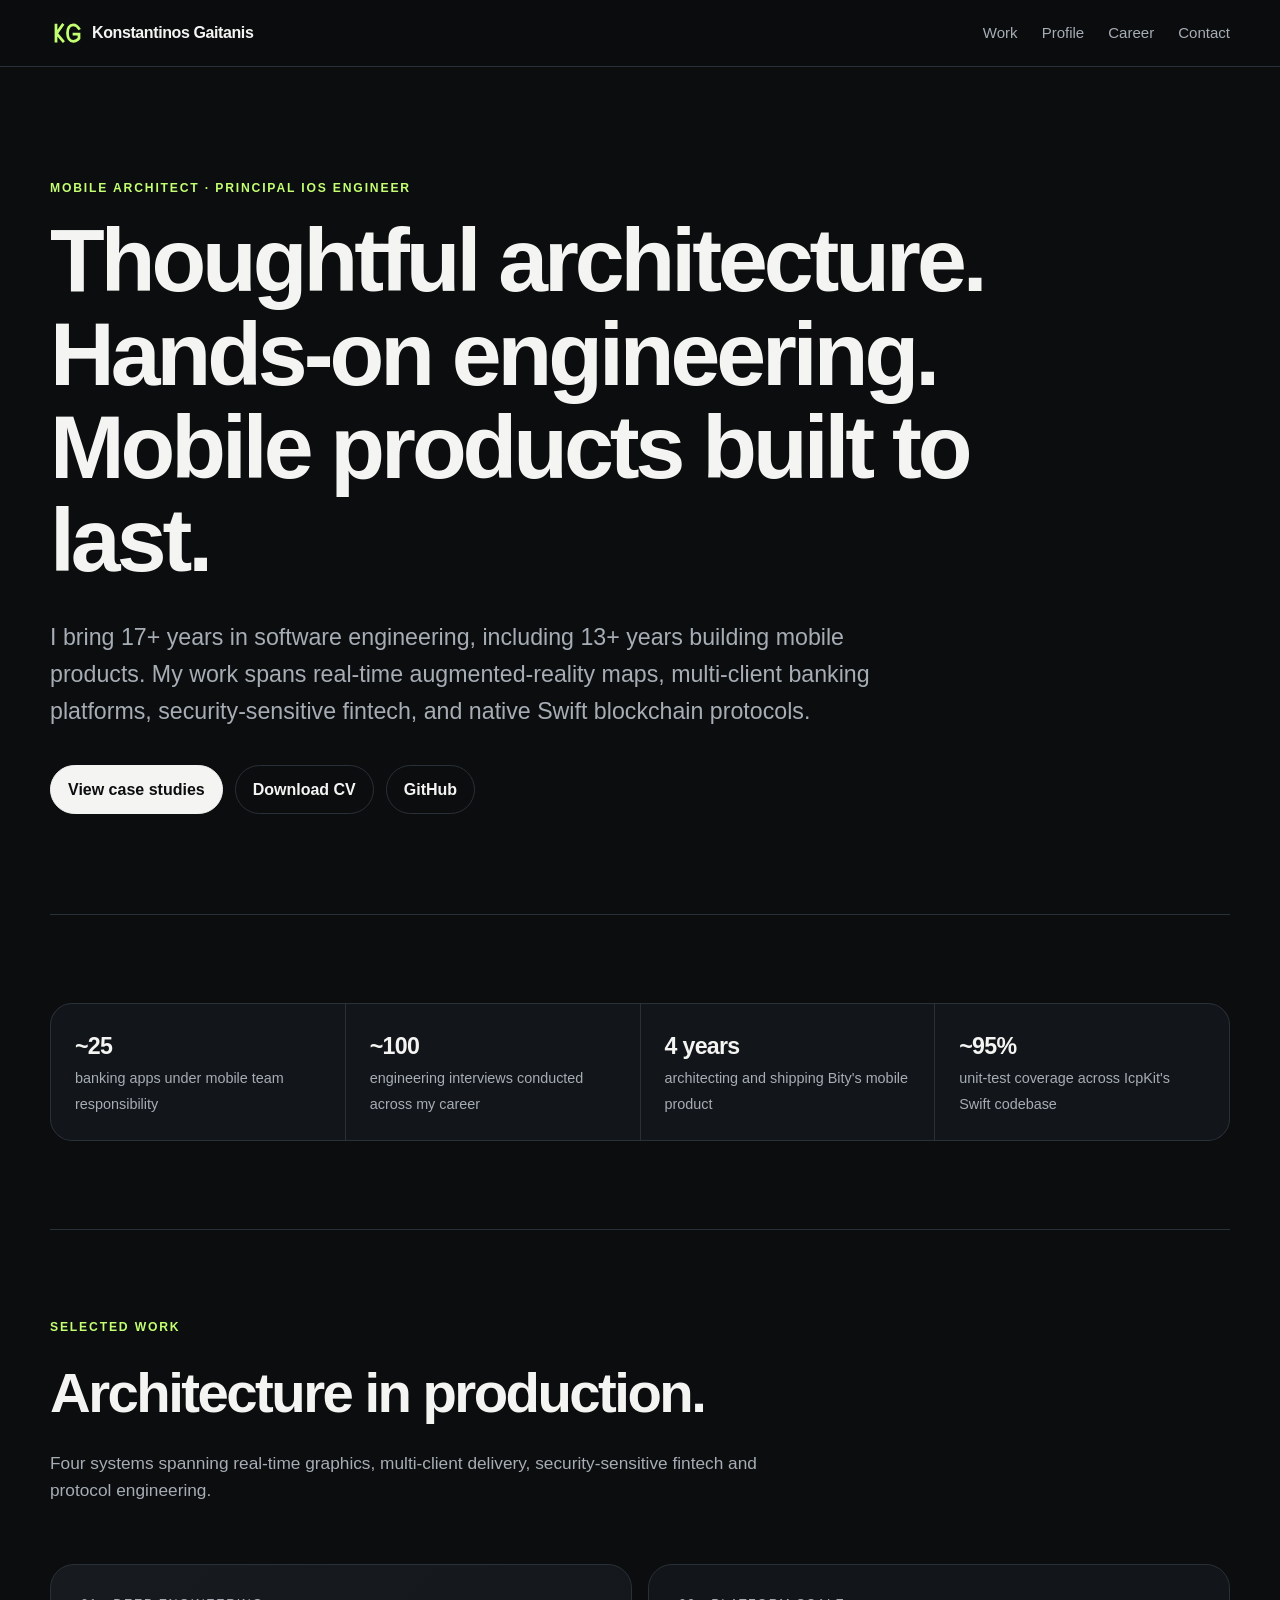
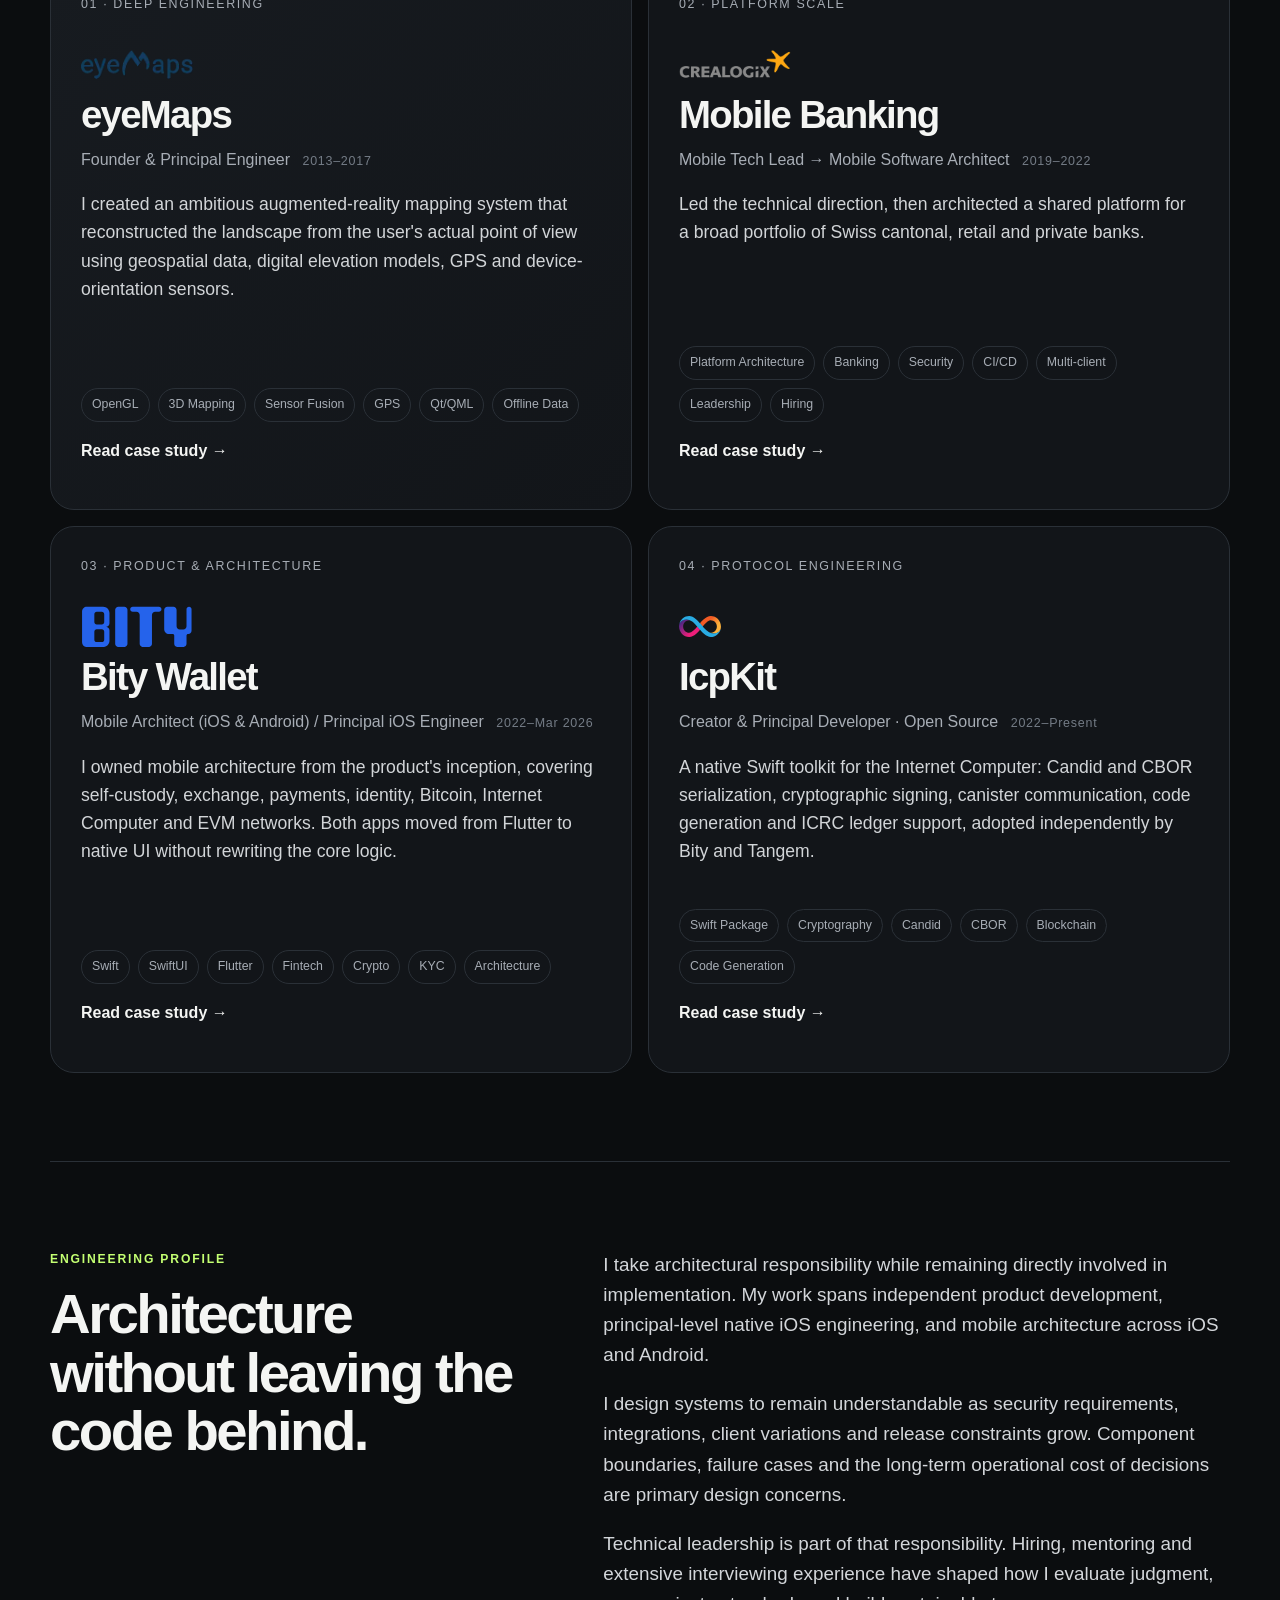
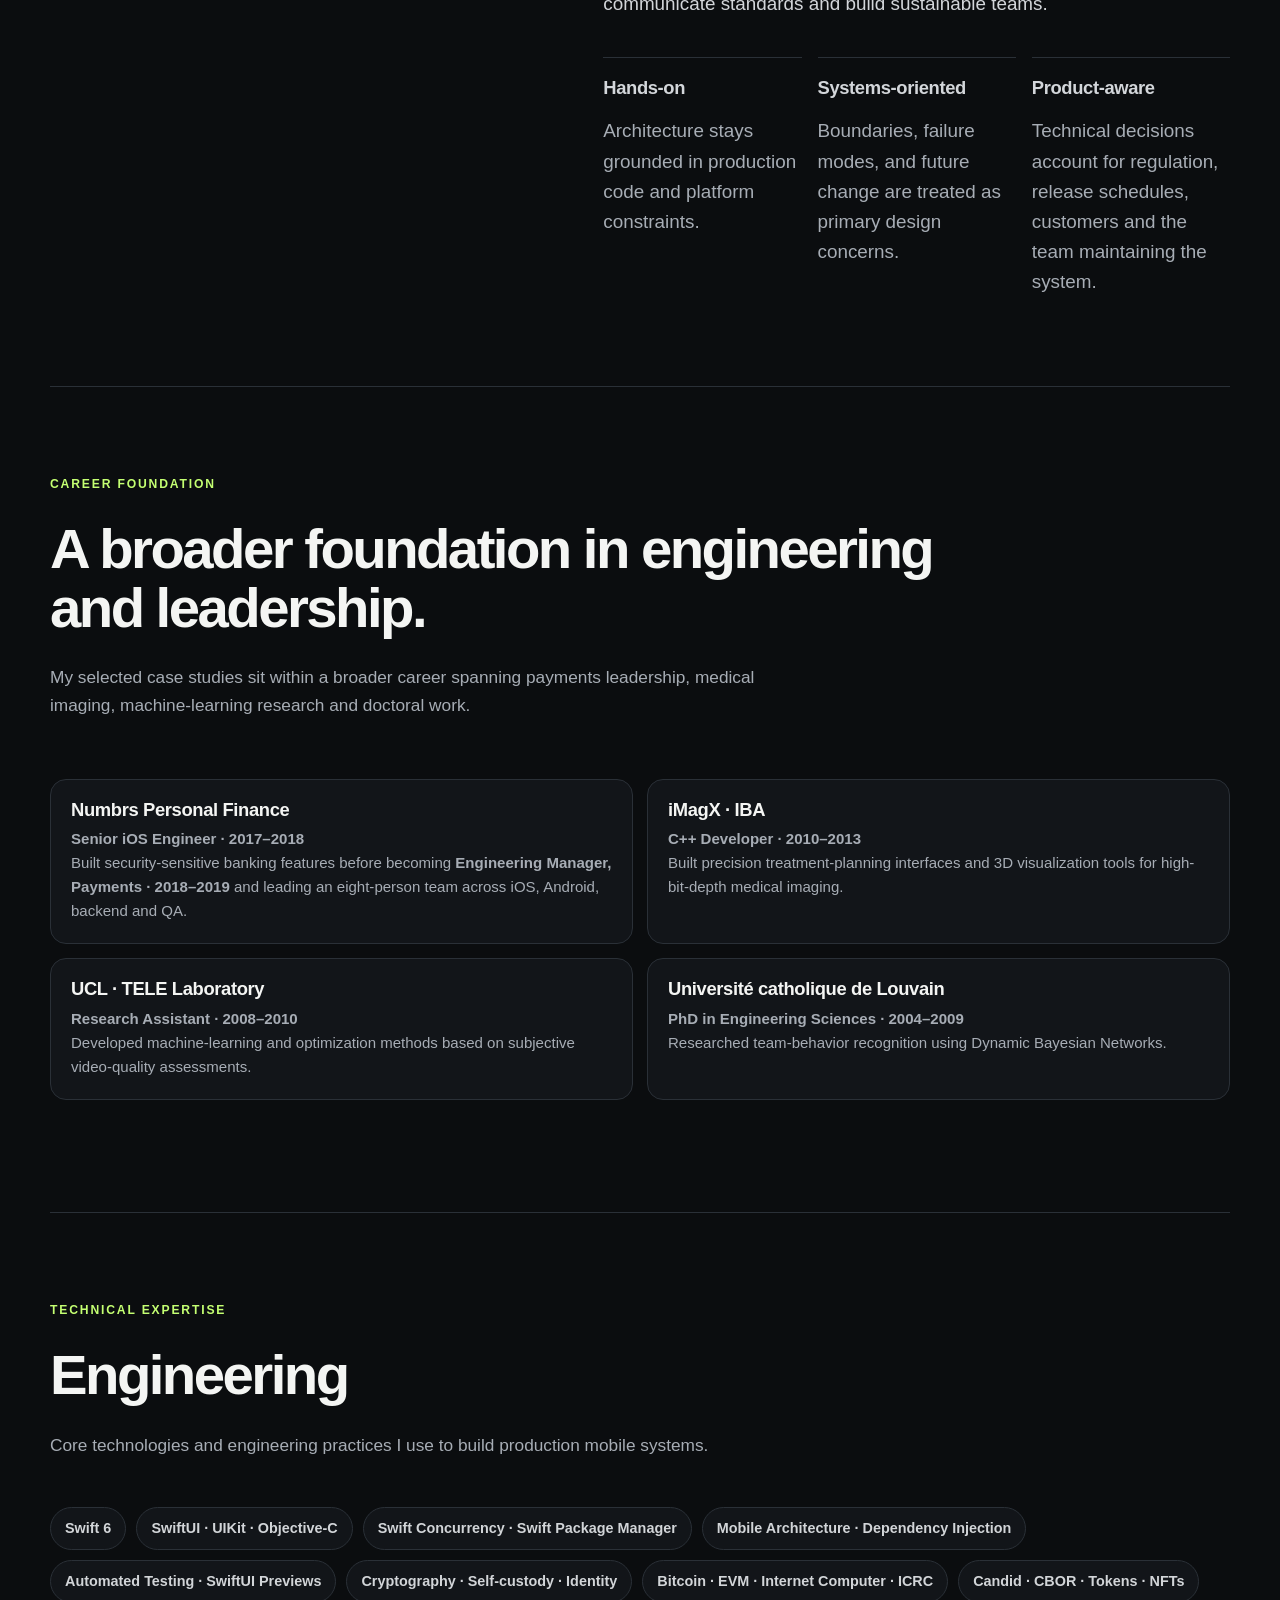
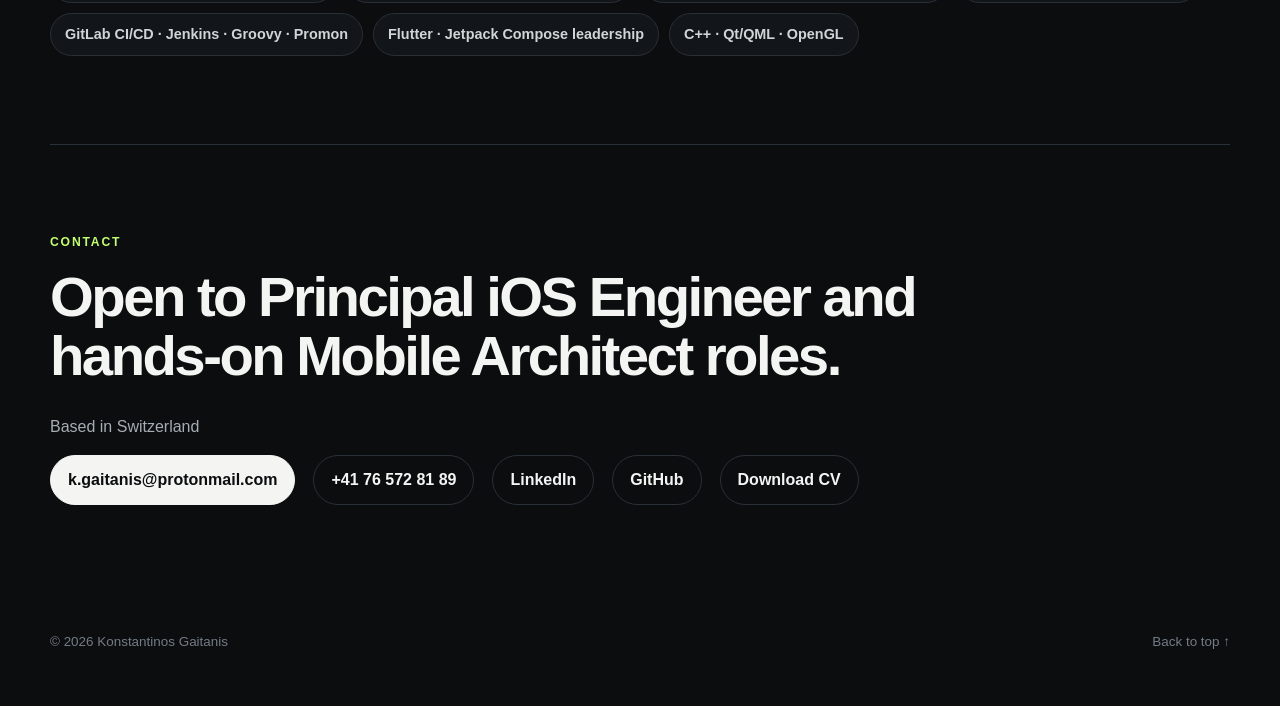
<file: index.html>
<!doctype html>
<html lang="en">
<head>
  <meta charset="utf-8" />
  <meta name="viewport" content="width=device-width, initial-scale=1" />
  <title>Konstantinos Gaitanis - Mobile Architect & Principal iOS Engineer</title>
  <meta name="description" content="Portfolio of Konstantinos Gaitanis, a Mobile Architect and Principal iOS Engineer with 17+ years in software engineering and 13+ years building mobile products." />
  <script type="application/ld+json">
    {
      "@context": "https://schema.org",
      "@type": "Person",
      "name": "Konstantinos Gaitanis",
      "url": "https://kgaitanis.github.io/",
      "jobTitle": "Mobile Architect and Principal iOS Engineer",
      "email": "mailto:k.gaitanis@protonmail.com",
      "telephone": "+41765728189",
      "address": {
        "@type": "PostalAddress",
        "addressLocality": "Zürich",
        "addressCountry": "CH"
      },
      "sameAs": [
        "https://www.linkedin.com/in/gaitanis",
        "https://github.com/kgaitanis"
      ],
      "knowsAbout": [
        "Swift",
        "SwiftUI",
        "UIKit",
        "Objective-C",
        "Swift Concurrency",
        "Swift Package Manager",
        "Mobile Architecture",
        "CI/CD",
        "Automated Testing",
        "Cryptography",
        "Fintech",
        "Blockchain",
        "Candid",
        "CBOR",
        "Augmented reality",
        "3D mapping"
      ]
    }
  </script>
  <link rel="icon" href="assets/images/kg-icon.svg" type="image/svg+xml" />
  <link rel="stylesheet" href="assets/styles.css" />
</head>
<body>
  <header class="site-header">
    <a class="brand" href="#top"><img src="assets/images/kg-icon.svg" alt="" width="32" height="32">Konstantinos Gaitanis</a>
    <nav aria-label="Primary">
      <a href="#work">Work</a><a href="#profile">Profile</a><a href="#career">Career</a><a href="#contact">Contact</a>
    </nav>
  </header>

  <main id="top">
    <section class="hero shell">
      <p class="eyebrow">Mobile Architect · Principal iOS Engineer</p>
      <h1>Thoughtful architecture. Hands-on engineering. Mobile products built to last.</h1>
      <p class="lede">I bring 17+ years in software engineering, including 13+ years building mobile products. My work spans real-time augmented-reality maps, multi-client banking platforms, security-sensitive fintech, and native Swift blockchain protocols.</p>
      <div class="hero-actions"><a class="button primary" href="#work">View case studies</a><a class="button" href="assets/Konstantinos_Gaitanis_Mobile_Architect_Principal_iOS_Engineer.pdf" download>Download CV</a><a class="button" href="https://github.com/kgaitanis">GitHub</a></div>
    </section>

    <section class="shell section" aria-label="Engineering scope">
      <div class="proof-strip">
        <div class="proof"><strong>~25</strong><span>banking apps under mobile team responsibility</span></div>
        <div class="proof"><strong>~100</strong><span>engineering interviews conducted across my career</span></div>
        <div class="proof"><strong>4 years</strong><span>architecting and shipping Bity's mobile product</span></div>
        <div class="proof"><strong>~95%</strong><span>unit-test coverage across IcpKit's Swift codebase</span></div>
      </div>
    </section>

    <section id="work" class="shell section">
      <div class="section-heading">
        <p class="eyebrow">Selected work</p>
        <h2>Architecture in production.</h2>
        <p>Four systems spanning real-time graphics, multi-client delivery, security-sensitive fintech and protocol engineering.</p>
      </div>

      <div class="project-grid">
        <a class="project-card hero-project" href="projects/eyemaps.html">
          <div><p class="project-index">01 · DEEP ENGINEERING</p><div class="project-title project-title-stacked"><span class="project-title-logos" aria-hidden="true"><img class="project-title-logo project-title-logo-wide" src="assets/images/logos/eyemaps.webp" alt="" width="240" height="62"></span><h3>eyeMaps</h3></div><p class="project-role">Founder & Principal Engineer <span class="project-years">2013–2017</span></p><p class="project-summary">I created an ambitious augmented-reality mapping system that reconstructed the landscape from the user's actual point of view using geospatial data, digital elevation models, GPS and device-orientation sensors.</p></div>
          <div><div class="tags"><span>OpenGL</span><span>3D Mapping</span><span>Sensor Fusion</span><span>GPS</span><span>Qt/QML</span><span>Offline Data</span></div><p><span class="text-link">Read case study →</span></p></div>
        </a>

        <a class="project-card side-project" href="projects/crealogix.html">
          <div><p class="project-index">02 · PLATFORM SCALE</p><div class="project-title project-title-stacked"><span class="project-title-logos" aria-hidden="true"><img class="project-title-logo project-title-logo-wide" src="assets/images/logos/crealogix.webp" alt="" width="300" height="84"></span><h3>Mobile Banking</h3></div><p class="project-role">Mobile Tech Lead → Mobile Software Architect <span class="project-years">2019–2022</span></p><p class="project-summary">Led the technical direction, then architected a shared platform for a broad portfolio of Swiss cantonal, retail and private banks.</p></div>
          <div><div class="tags"><span>Platform Architecture</span><span>Banking</span><span>Security</span><span>CI/CD</span><span>Multi-client</span><span>Leadership</span><span>Hiring</span></div><p><span class="text-link">Read case study →</span></p></div>
        </a>

        <a class="project-card" href="projects/bity.html">
          <div><p class="project-index">03 · PRODUCT & ARCHITECTURE</p><div class="project-title project-title-stacked"><span class="project-title-logos" aria-hidden="true"><img class="project-title-logo project-title-logo-wide" src="assets/images/logos/bity.svg" alt="" width="297" height="113"></span><h3>Bity Wallet</h3></div><p class="project-role">Mobile Architect (iOS & Android) / Principal iOS Engineer <span class="project-years">2022–Mar 2026</span></p><p class="project-summary">I owned mobile architecture from the product's inception, covering self-custody, exchange, payments, identity, Bitcoin, Internet Computer and EVM networks. Both apps moved from Flutter to native UI without rewriting the core logic.</p></div>
          <div><div class="tags"><span>Swift</span><span>SwiftUI</span><span>Flutter</span><span>Fintech</span><span>Crypto</span><span>KYC</span><span>Architecture</span></div><p><span class="text-link">Read case study →</span></p></div>
        </a>

        <a class="project-card" href="projects/icpkit.html">
          <div><p class="project-index">04 · PROTOCOL ENGINEERING</p><div class="project-title project-title-stacked"><span class="project-title-logos" aria-hidden="true"><img class="project-title-logo" src="assets/images/logos/internet-computer.svg" alt="" width="120" height="60"></span><h3>IcpKit</h3></div><p class="project-role">Creator & Principal Developer · Open Source <span class="project-years">2022–Present</span></p><p class="project-summary">A native Swift toolkit for the Internet Computer: Candid and CBOR serialization, cryptographic signing, canister communication, code generation and ICRC ledger support, adopted independently by Bity and Tangem.</p></div>
          <div><div class="tags"><span>Swift Package</span><span>Cryptography</span><span>Candid</span><span>CBOR</span><span>Blockchain</span><span>Code Generation</span></div><p><span class="text-link">Read case study →</span></p></div>
        </a>
      </div>
    </section>

    <section id="profile" class="shell section profile">
      <div><p class="eyebrow">Engineering profile</p><h2>Architecture without leaving the code behind.</h2></div>
      <div class="profile-copy">
        <p>I take architectural responsibility while remaining directly involved in implementation. My work spans independent product development, principal-level native iOS engineering, and mobile architecture across iOS and Android.</p>
        <p>I design systems to remain understandable as security requirements, integrations, client variations and release constraints grow. Component boundaries, failure cases and the long-term operational cost of decisions are primary design concerns.</p>
        <p>Technical leadership is part of that responsibility. Hiring, mentoring and extensive interviewing experience have shaped how I evaluate judgment, communicate standards and build sustainable teams.</p>
        <div class="principles">
          <div class="principle"><h4>Hands-on</h4><p>Architecture stays grounded in production code and platform constraints.</p></div>
          <div class="principle"><h4>Systems-oriented</h4><p>Boundaries, failure modes, and future change are treated as primary design concerns.</p></div>
          <div class="principle"><h4>Product-aware</h4><p>Technical decisions account for regulation, release schedules, customers and the team maintaining the system.</p></div>
        </div>
      </div>
    </section>

    <section id="career" class="shell section">
      <div class="section-heading">
        <p class="eyebrow">Career foundation</p>
        <h2>A broader foundation in engineering and leadership.</h2>
        <p>My selected case studies sit within a broader career spanning payments leadership, medical imaging, machine-learning research and doctoral work.</p>
      </div>
      <div class="engineering-grid">
        <div class="engineering-item"><h4>Numbrs Personal Finance</h4><p><strong>Senior iOS Engineer · 2017–2018</strong><br>Built security-sensitive banking features before becoming <strong>Engineering Manager, Payments · 2018–2019</strong> and leading an eight-person team across iOS, Android, backend and QA.</p></div>
        <div class="engineering-item"><h4>iMagX · IBA</h4><p><strong>C++ Developer · 2010–2013</strong><br>Built precision treatment-planning interfaces and 3D visualization tools for high-bit-depth medical imaging.</p></div>
        <div class="engineering-item"><h4>UCL · TELE Laboratory</h4><p><strong>Research Assistant · 2008–2010</strong><br>Developed machine-learning and optimization methods based on subjective video-quality assessments.</p></div>
        <div class="engineering-item"><h4>Université catholique de Louvain</h4><p><strong>PhD in Engineering Sciences · 2004–2009</strong><br>Researched team-behavior recognition using Dynamic Bayesian Networks.</p></div>
      </div>
    </section>

    <section id="engineering" class="shell section engineering">
      <div class="section-heading">
        <p class="eyebrow">Technical expertise</p>
        <h2>Engineering</h2>
        <p>Core technologies and engineering practices I use to build production mobile systems.</p>
      </div>
      <ul class="technology-list" aria-label="Engineering technologies and practices">
        <li>Swift 6</li>
        <li>SwiftUI · UIKit · Objective-C</li>
        <li>Swift Concurrency · Swift Package Manager</li>
        <li>Mobile Architecture · Dependency Injection</li>
        <li>Automated Testing · SwiftUI Previews</li>
        <li>Cryptography · Self-custody · Identity</li>
        <li>Bitcoin · EVM · Internet Computer · ICRC</li>
        <li>Candid · CBOR · Tokens · NFTs</li>
        <li>GitLab CI/CD · Jenkins · Groovy · Promon</li>
        <li>Flutter · Jetpack Compose leadership</li>
        <li>C++ · Qt/QML · OpenGL</li>
      </ul>
    </section>

    <section id="contact" class="shell section contact">
      <p class="eyebrow">Contact</p>
      <h2>Open to Principal iOS Engineer and hands-on Mobile Architect roles.</h2>
      <p>Based in Switzerland</p>
      <div class="contact-links">
        <a class="button primary" href="mailto:k.gaitanis@protonmail.com">k.gaitanis@protonmail.com</a>
        <a class="button" href="tel:+41765728189">+41 76 572 81 89</a>
        <a class="button" href="https://linkedin.com/in/gaitanis">LinkedIn</a>
        <a class="button" href="https://github.com/kgaitanis">GitHub</a>
        <a class="button" href="assets/Konstantinos_Gaitanis_Mobile_Architect_Principal_iOS_Engineer.pdf" download>Download CV</a>
      </div>
    </section>
  </main>
  <footer class="shell footer"><span>© 2026 Konstantinos Gaitanis</span><a href="#top">Back to top ↑</a></footer>
</body></html>
</file>
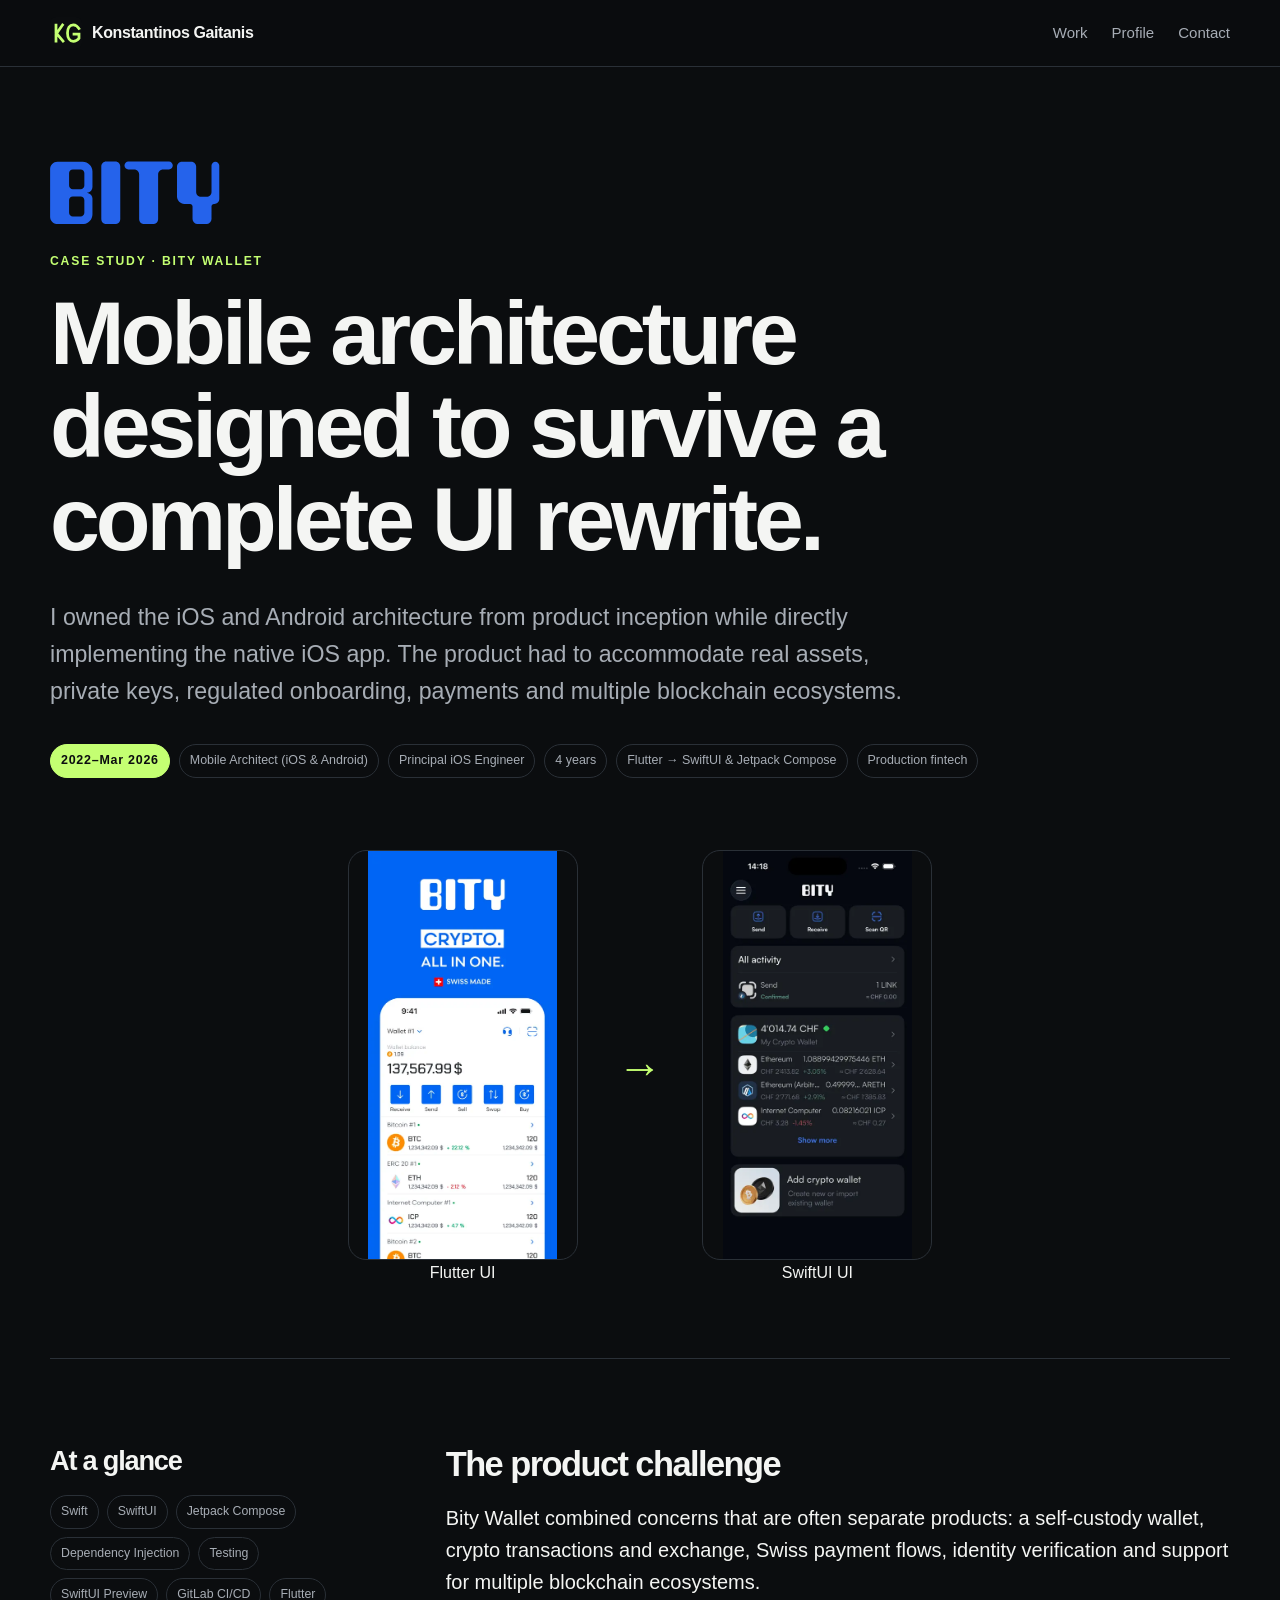
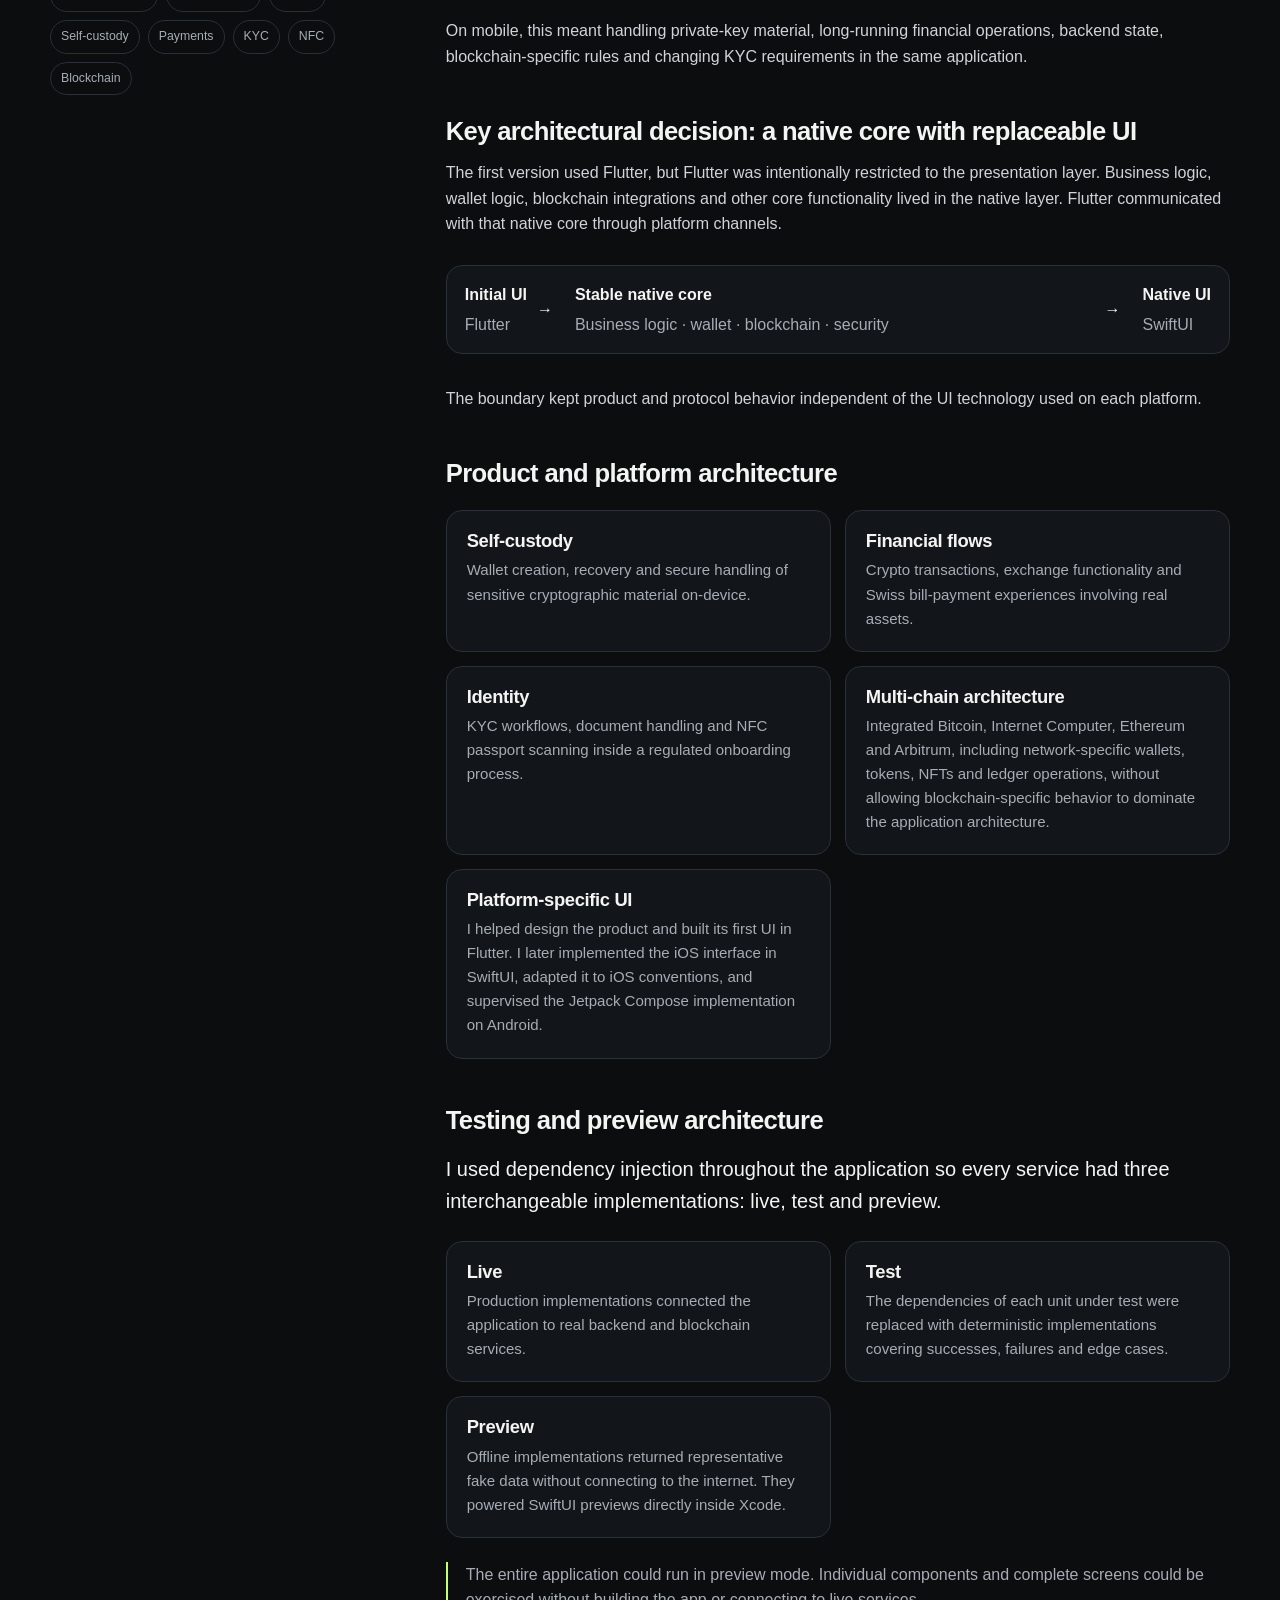
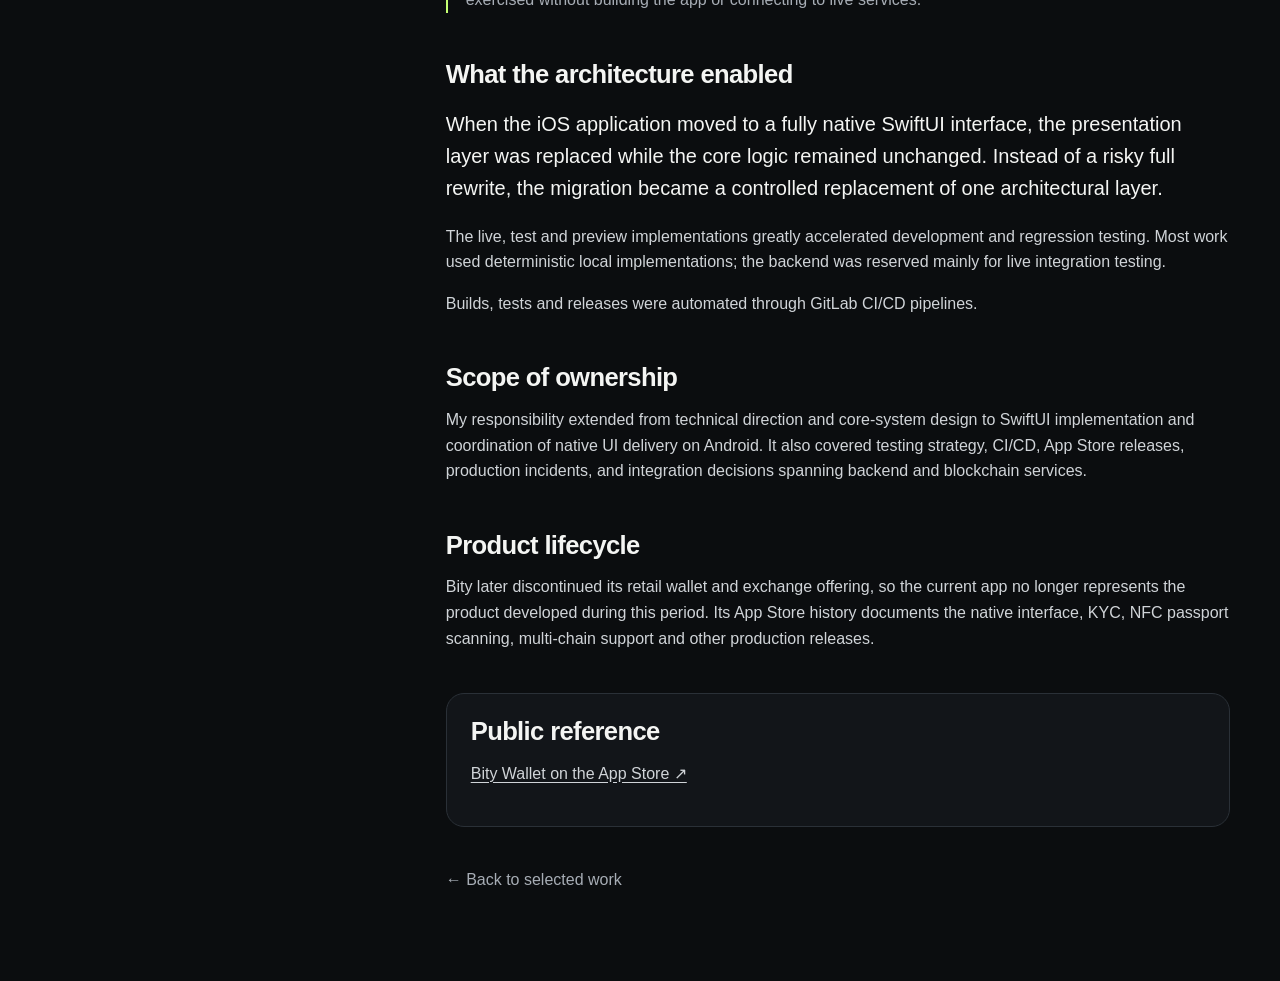
<file: projects/bity.html>
<!doctype html><html lang="en"><head><meta charset="utf-8"><meta name="viewport" content="width=device-width, initial-scale=1"><title>Bity Wallet - Konstantinos Gaitanis</title><meta name="description" content="Bity Wallet case study - mobile architecture for a Swiss fintech and self-custody crypto product, including a Flutter-to-SwiftUI migration."><link rel="icon" href="../assets/images/kg-icon.svg" type="image/svg+xml"><link rel="stylesheet" href="../assets/styles.css"></head><body>
<header class="site-header"><a class="brand" href="../index.html"><img src="../assets/images/kg-icon.svg" alt="" width="32" height="32">Konstantinos Gaitanis</a><nav><a href="../index.html#work">Work</a><a href="../index.html#profile">Profile</a><a href="../index.html#contact">Contact</a></nav></header>
<main><section class="shell case-hero"><div class="case-logo case-logo-wordmark"><img src="../assets/images/logos/bity.svg" alt="Bity logo" width="297" height="113"></div><p class="eyebrow">Case Study · Bity Wallet</p><h1>Mobile architecture designed to survive a complete UI rewrite.</h1><p class="lede">I owned the iOS and Android architecture from product inception while directly implementing the native iOS app. The product had to accommodate real assets, private keys, regulated onboarding, payments and multiple blockchain ecosystems.</p><div class="case-meta"><span class="case-years">2022–Mar 2026</span><span>Mobile Architect (iOS &amp; Android)</span><span>Principal iOS Engineer</span><span>4 years</span><span>Flutter → SwiftUI &amp; Jetpack Compose</span><span>Production fintech</span></div></section>
<section class="shell bity-evolution" aria-label="Bity Wallet UI evolution from Flutter to SwiftUI" style="display:flex !important; flex-direction:row !important; flex-wrap:nowrap !important; align-items:center; gap:40px; overflow-x:auto; padding-bottom:72px;">
  <figure class="bity-evolution-shot" style="flex:0 1 230px; width:230px; min-width:180px; margin:0; text-align:center;">
    <img src="../assets/images/bity-flutter.webp" alt="Earlier Bity Wallet interface built with Flutter" loading="lazy" style="display:block; width:100%; height:auto; max-height:410px; object-fit:contain; border:1px solid var(--line); border-radius:18px; padding:0;">
    <figcaption>Flutter UI</figcaption>
  </figure>
  <div class="bity-evolution-arrow" aria-hidden="true" style="flex:0 0 auto; color:var(--accent); font-size:2.8rem; line-height:1;">→</div>
  <figure class="bity-evolution-shot" style="flex:0 1 230px; width:230px; min-width:180px; margin:0; text-align:center;">
    <img src="../assets/images/bity-swiftui.webp" alt="Later Bity Wallet interface built natively with SwiftUI" loading="lazy" style="display:block; width:100%; height:auto; max-height:410px; object-fit:contain; border:1px solid var(--line); border-radius:18px; padding:0;">
    <figcaption>SwiftUI UI</figcaption>
  </figure>
</section>
<section class="shell section case-grid"><aside class="case-sidebar"><h2>At a glance</h2><div class="tags"><span>Swift</span><span>SwiftUI</span><span>Jetpack Compose</span><span>Dependency Injection</span><span>Testing</span><span>SwiftUI Preview</span><span>GitLab CI/CD</span><span>Flutter</span><span>Self-custody</span><span>Payments</span><span>KYC</span><span>NFC</span><span>Blockchain</span></div></aside><div class="case-copy">
<h2>The product challenge</h2><p class="big">Bity Wallet combined concerns that are often separate products: a self-custody wallet, crypto transactions and exchange, Swiss payment flows, identity verification and support for multiple blockchain ecosystems.</p><p>On mobile, this meant handling private-key material, long-running financial operations, backend state, blockchain-specific rules and changing KYC requirements in the same application.</p>
<h3>Key architectural decision: a native core with replaceable UI</h3><p>The first version used Flutter, but Flutter was intentionally restricted to the presentation layer. Business logic, wallet logic, blockchain integrations and other core functionality lived in the native layer. Flutter communicated with that native core through platform channels.</p>
<div class="bity-migration-flow" aria-label="Bity architecture migration" style="display:grid !important; grid-template-columns:max-content 28px minmax(260px,1fr) 28px max-content !important; align-items:center; gap:10px; overflow-x:auto; margin:28px 0 32px; padding:16px 18px; border:1px solid var(--line); border-radius:16px; background:var(--panel);">
  <div class="bity-migration-step" style="display:flex; flex-direction:column; gap:4px; min-width:max-content;">
    <strong style="display:block;">Initial UI</strong>
    <span style="display:block; color:var(--muted);">Flutter</span>
  </div>
  <div class="bity-migration-flow-arrow" aria-hidden="true">→</div>
  <div class="bity-migration-step core" style="display:flex; flex-direction:column; gap:4px; min-width:260px;">
    <strong style="display:block;">Stable native core</strong>
    <span style="display:block; color:var(--muted);">Business logic · wallet · blockchain · security</span>
  </div>
  <div class="bity-migration-flow-arrow" aria-hidden="true">→</div>
  <div class="bity-migration-step" style="display:flex; flex-direction:column; gap:4px; min-width:max-content;">
    <strong style="display:block;">Native UI</strong>
    <span style="display:block; color:var(--muted);">SwiftUI</span>
  </div>
</div>
<p>The boundary kept product and protocol behavior independent of the UI technology used on each platform.</p>
<h3>Product and platform architecture</h3><div class="engineering-grid">
<div class="engineering-item"><h4>Self-custody</h4><p>Wallet creation, recovery and secure handling of sensitive cryptographic material on-device.</p></div>
<div class="engineering-item"><h4>Financial flows</h4><p>Crypto transactions, exchange functionality and Swiss bill-payment experiences involving real assets.</p></div>
<div class="engineering-item"><h4>Identity</h4><p>KYC workflows, document handling and NFC passport scanning inside a regulated onboarding process.</p></div>
<div class="engineering-item"><h4>Multi-chain architecture</h4><p>Integrated Bitcoin, Internet Computer, Ethereum and Arbitrum, including network-specific wallets, tokens, NFTs and ledger operations, without allowing blockchain-specific behavior to dominate the application architecture.</p></div>
<div class="engineering-item"><h4>Platform-specific UI</h4><p>I helped design the product and built its first UI in Flutter. I later implemented the iOS interface in SwiftUI, adapted it to iOS conventions, and supervised the Jetpack Compose implementation on Android.</p></div>
</div>
<h3>Testing and preview architecture</h3><p class="big">I used dependency injection throughout the application so every service had three interchangeable implementations: live, test and preview.</p><div class="engineering-grid">
<div class="engineering-item"><h4>Live</h4><p>Production implementations connected the application to real backend and blockchain services.</p></div>
<div class="engineering-item"><h4>Test</h4><p>The dependencies of each unit under test were replaced with deterministic implementations covering successes, failures and edge cases.</p></div>
<div class="engineering-item"><h4>Preview</h4><p>Offline implementations returned representative fake data without connecting to the internet. They powered SwiftUI previews directly inside Xcode.</p></div>
</div><p class="note">The entire application could run in preview mode. Individual components and complete screens could be exercised without building the app or connecting to live services.</p>
<h3>What the architecture enabled</h3><p class="big">When the iOS application moved to a fully native SwiftUI interface, the presentation layer was replaced while the core logic remained unchanged. Instead of a risky full rewrite, the migration became a controlled replacement of one architectural layer.</p><p>The live, test and preview implementations greatly accelerated development and regression testing. Most work used deterministic local implementations; the backend was reserved mainly for live integration testing.</p><p>Builds, tests and releases were automated through GitLab CI/CD pipelines.</p>
<h3>Scope of ownership</h3><p>My responsibility extended from technical direction and core-system design to SwiftUI implementation and coordination of native UI delivery on Android. It also covered testing strategy, CI/CD, App Store releases, production incidents, and integration decisions spanning backend and blockchain services.</p>
<h3>Product lifecycle</h3><p>Bity later discontinued its retail wallet and exchange offering, so the current app no longer represents the product developed during this period. Its App Store history documents the native interface, KYC, NFC passport scanning, multi-chain support and other production releases.</p>
<div class="evidence"><h3>Public reference</h3><p><a href="https://apps.apple.com/ch/app/bity-wallet/id6446944736">Bity Wallet on the App Store ↗</a></p></div>
<a class="back-link" href="../index.html#work">← Back to selected work</a>
</div></section></main></body></html>
</file>
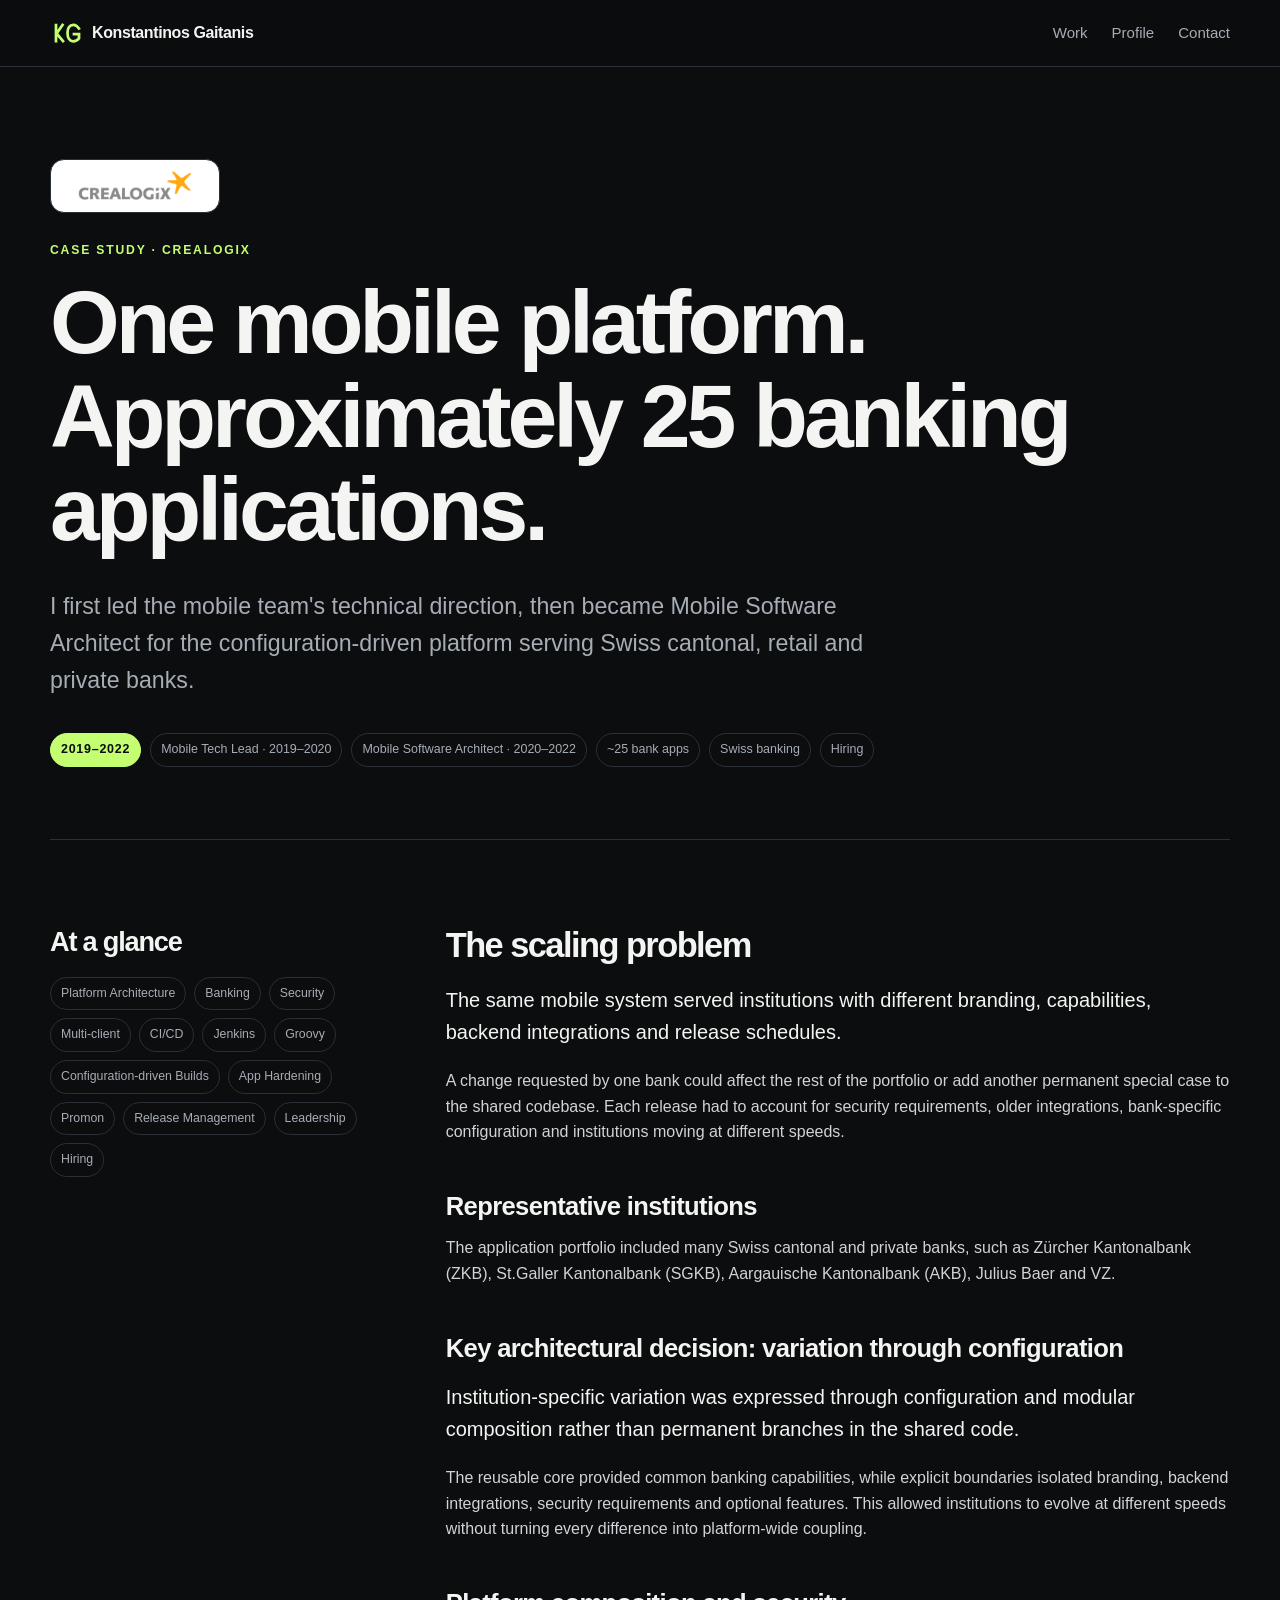
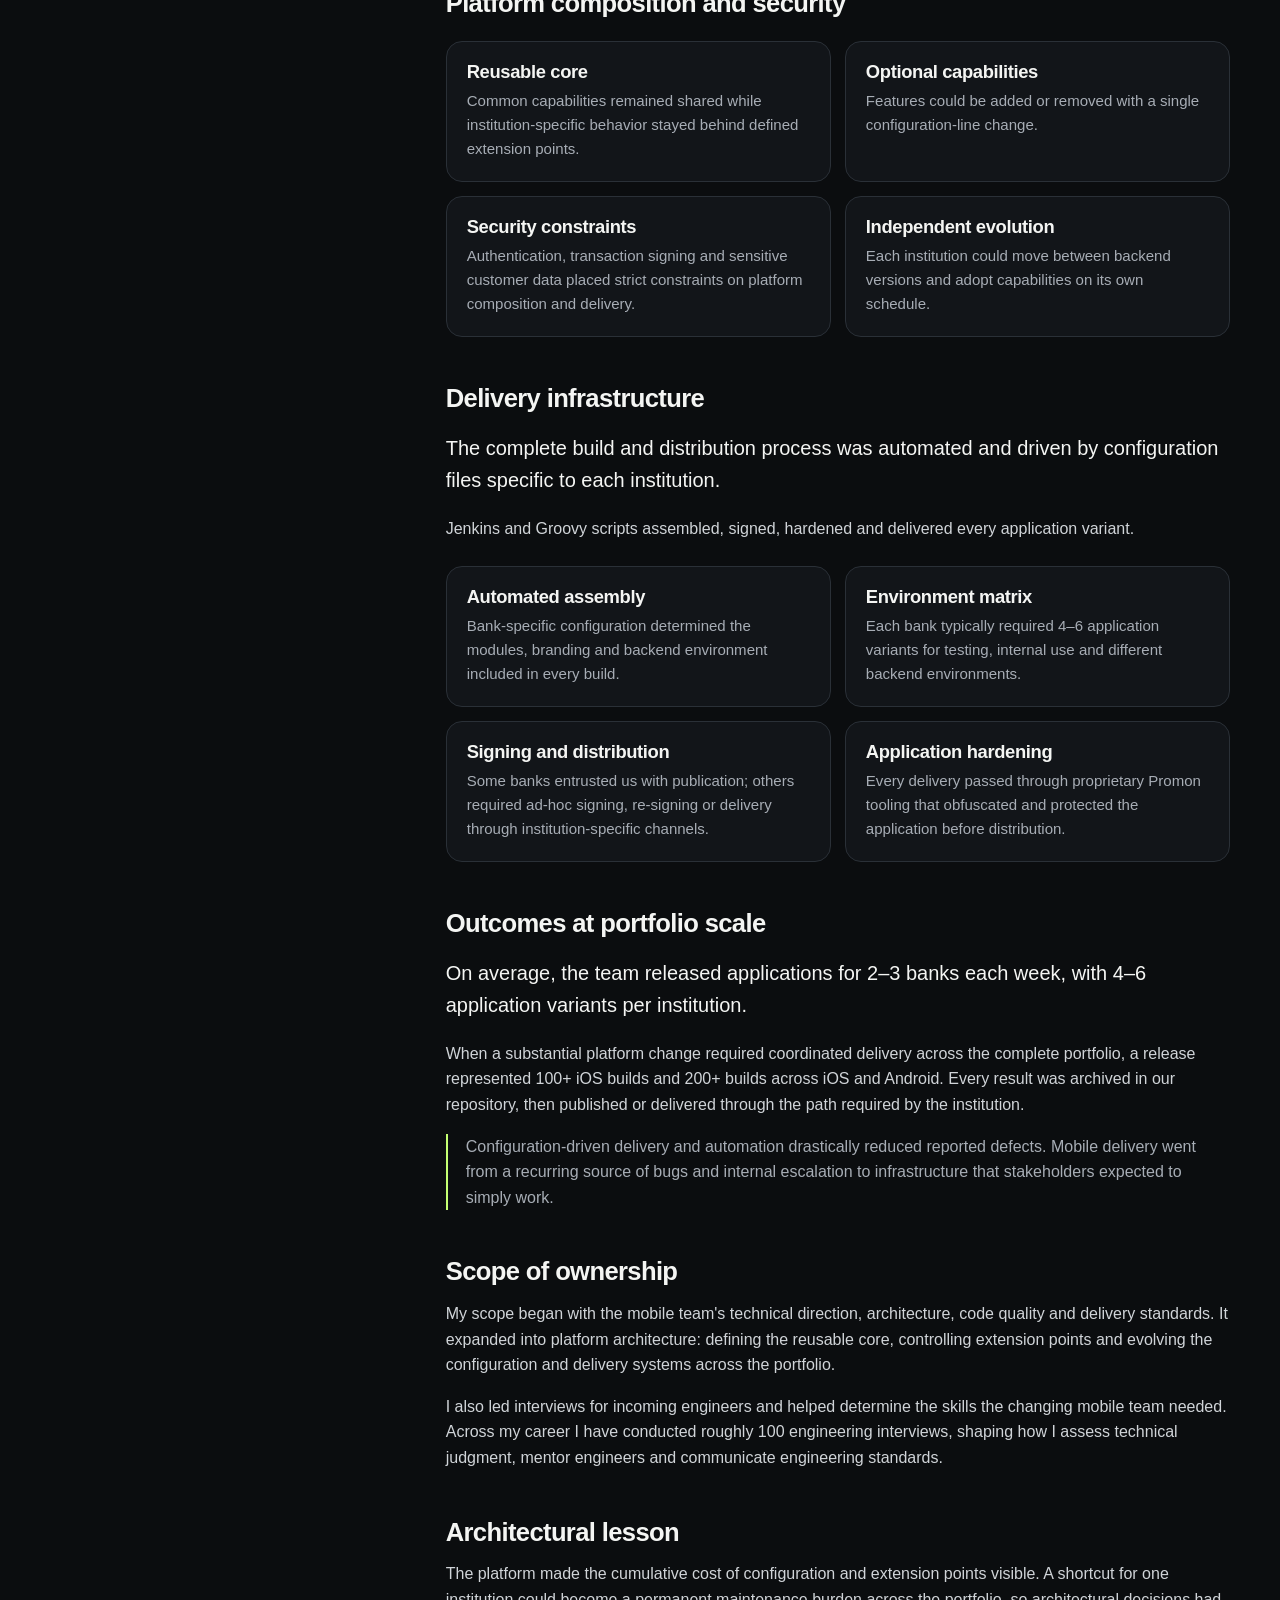
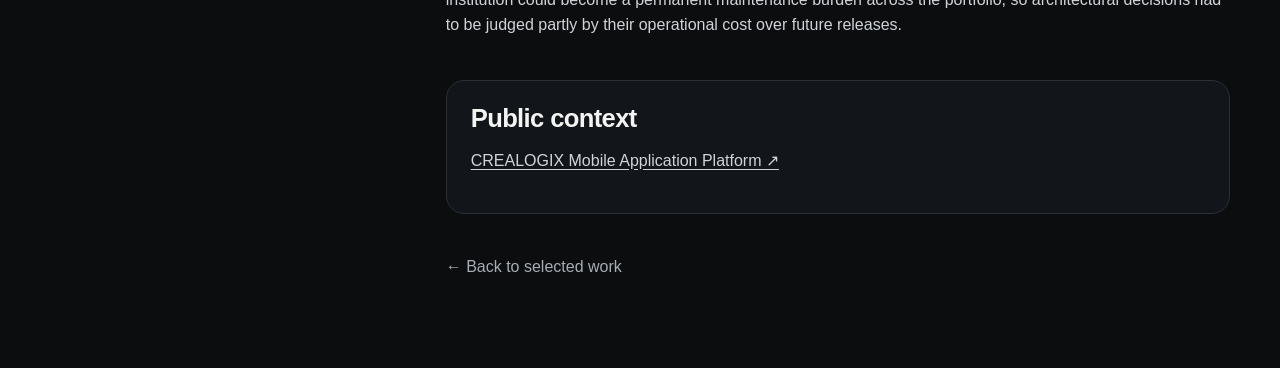
<file: projects/crealogix.html>
<!doctype html><html lang="en"><head><meta charset="utf-8"><meta name="viewport" content="width=device-width, initial-scale=1"><title>CREALOGIX Mobile Banking - Konstantinos Gaitanis</title><meta name="description" content="CREALOGIX case study - mobile team leadership, hiring and multi-client banking platform architecture."><link rel="icon" href="../assets/images/kg-icon.svg" type="image/svg+xml"><link rel="stylesheet" href="../assets/styles.css"></head><body>
<header class="site-header"><a class="brand" href="../index.html"><img src="../assets/images/kg-icon.svg" alt="" width="32" height="32">Konstantinos Gaitanis</a><nav><a href="../index.html#work">Work</a><a href="../index.html#profile">Profile</a><a href="../index.html#contact">Contact</a></nav></header>
<main><section class="shell case-hero"><div class="case-logo case-logo-wide"><img src="../assets/images/logos/crealogix.webp" alt="CREALOGIX logo" width="300" height="84"></div><p class="eyebrow">Case Study · CREALOGIX</p><h1>One mobile platform. Approximately 25 banking applications.</h1><p class="lede">I first led the mobile team's technical direction, then became Mobile Software Architect for the configuration-driven platform serving Swiss cantonal, retail and private banks.</p><div class="case-meta"><span class="case-years">2019–2022</span><span>Mobile Tech Lead · 2019–2020</span><span>Mobile Software Architect · 2020–2022</span><span>~25 bank apps</span><span>Swiss banking</span><span>Hiring</span></div></section>
<section class="shell section case-grid"><aside class="case-sidebar"><h2>At a glance</h2><div class="tags"><span>Platform Architecture</span><span>Banking</span><span>Security</span><span>Multi-client</span><span>CI/CD</span><span>Jenkins</span><span>Groovy</span><span>Configuration-driven Builds</span><span>App Hardening</span><span>Promon</span><span>Release Management</span><span>Leadership</span><span>Hiring</span></div></aside><div class="case-copy">
<h2>The scaling problem</h2><p class="big">The same mobile system served institutions with different branding, capabilities, backend integrations and release schedules.</p><p>A change requested by one bank could affect the rest of the portfolio or add another permanent special case to the shared codebase. Each release had to account for security requirements, older integrations, bank-specific configuration and institutions moving at different speeds.</p>
<h3>Representative institutions</h3><p>The application portfolio included many Swiss cantonal and private banks, such as Zürcher Kantonalbank (ZKB), St.Galler Kantonalbank (SGKB), Aargauische Kantonalbank (AKB), Julius Baer and VZ.</p>
<h3>Key architectural decision: variation through configuration</h3><p class="big">Institution-specific variation was expressed through configuration and modular composition rather than permanent branches in the shared code.</p><p>The reusable core provided common banking capabilities, while explicit boundaries isolated branding, backend integrations, security requirements and optional features. This allowed institutions to evolve at different speeds without turning every difference into platform-wide coupling.</p>
<h3>Platform composition and security</h3><div class="engineering-grid">
<div class="engineering-item"><h4>Reusable core</h4><p>Common capabilities remained shared while institution-specific behavior stayed behind defined extension points.</p></div>
<div class="engineering-item"><h4>Optional capabilities</h4><p>Features could be added or removed with a single configuration-line change.</p></div>
<div class="engineering-item"><h4>Security constraints</h4><p>Authentication, transaction signing and sensitive customer data placed strict constraints on platform composition and delivery.</p></div>
<div class="engineering-item"><h4>Independent evolution</h4><p>Each institution could move between backend versions and adopt capabilities on its own schedule.</p></div>
</div>
<h3>Delivery infrastructure</h3><p class="big">The complete build and distribution process was automated and driven by configuration files specific to each institution.</p><p>Jenkins and Groovy scripts assembled, signed, hardened and delivered every application variant.</p><div class="engineering-grid">
<div class="engineering-item"><h4>Automated assembly</h4><p>Bank-specific configuration determined the modules, branding and backend environment included in every build.</p></div>
<div class="engineering-item"><h4>Environment matrix</h4><p>Each bank typically required 4–6 application variants for testing, internal use and different backend environments.</p></div>
<div class="engineering-item"><h4>Signing and distribution</h4><p>Some banks entrusted us with publication; others required ad-hoc signing, re-signing or delivery through institution-specific channels.</p></div>
<div class="engineering-item"><h4>Application hardening</h4><p>Every delivery passed through proprietary Promon tooling that obfuscated and protected the application before distribution.</p></div>
</div>
<h3>Outcomes at portfolio scale</h3><p class="big">On average, the team released applications for 2–3 banks each week, with 4–6 application variants per institution.</p><p>When a substantial platform change required coordinated delivery across the complete portfolio, a release represented 100+ iOS builds and 200+ builds across iOS and Android. Every result was archived in our repository, then published or delivered through the path required by the institution.</p><p class="note">Configuration-driven delivery and automation drastically reduced reported defects. Mobile delivery went from a recurring source of bugs and internal escalation to infrastructure that stakeholders expected to simply work.</p>
<h3>Scope of ownership</h3><p>My scope began with the mobile team's technical direction, architecture, code quality and delivery standards. It expanded into platform architecture: defining the reusable core, controlling extension points and evolving the configuration and delivery systems across the portfolio.</p><p>I also led interviews for incoming engineers and helped determine the skills the changing mobile team needed. Across my career I have conducted roughly 100 engineering interviews, shaping how I assess technical judgment, mentor engineers and communicate engineering standards.</p>
<h3>Architectural lesson</h3><p>The platform made the cumulative cost of configuration and extension points visible. A shortcut for one institution could become a permanent maintenance burden across the portfolio, so architectural decisions had to be judged partly by their operational cost over future releases.</p>
<div class="evidence"><h3>Public context</h3><p><a href="https://crealogix.com/en/platform/mobile-application-platform">CREALOGIX Mobile Application Platform ↗</a></p></div>
<a class="back-link" href="../index.html#work">← Back to selected work</a>
</div></section></main></body></html>
</file>
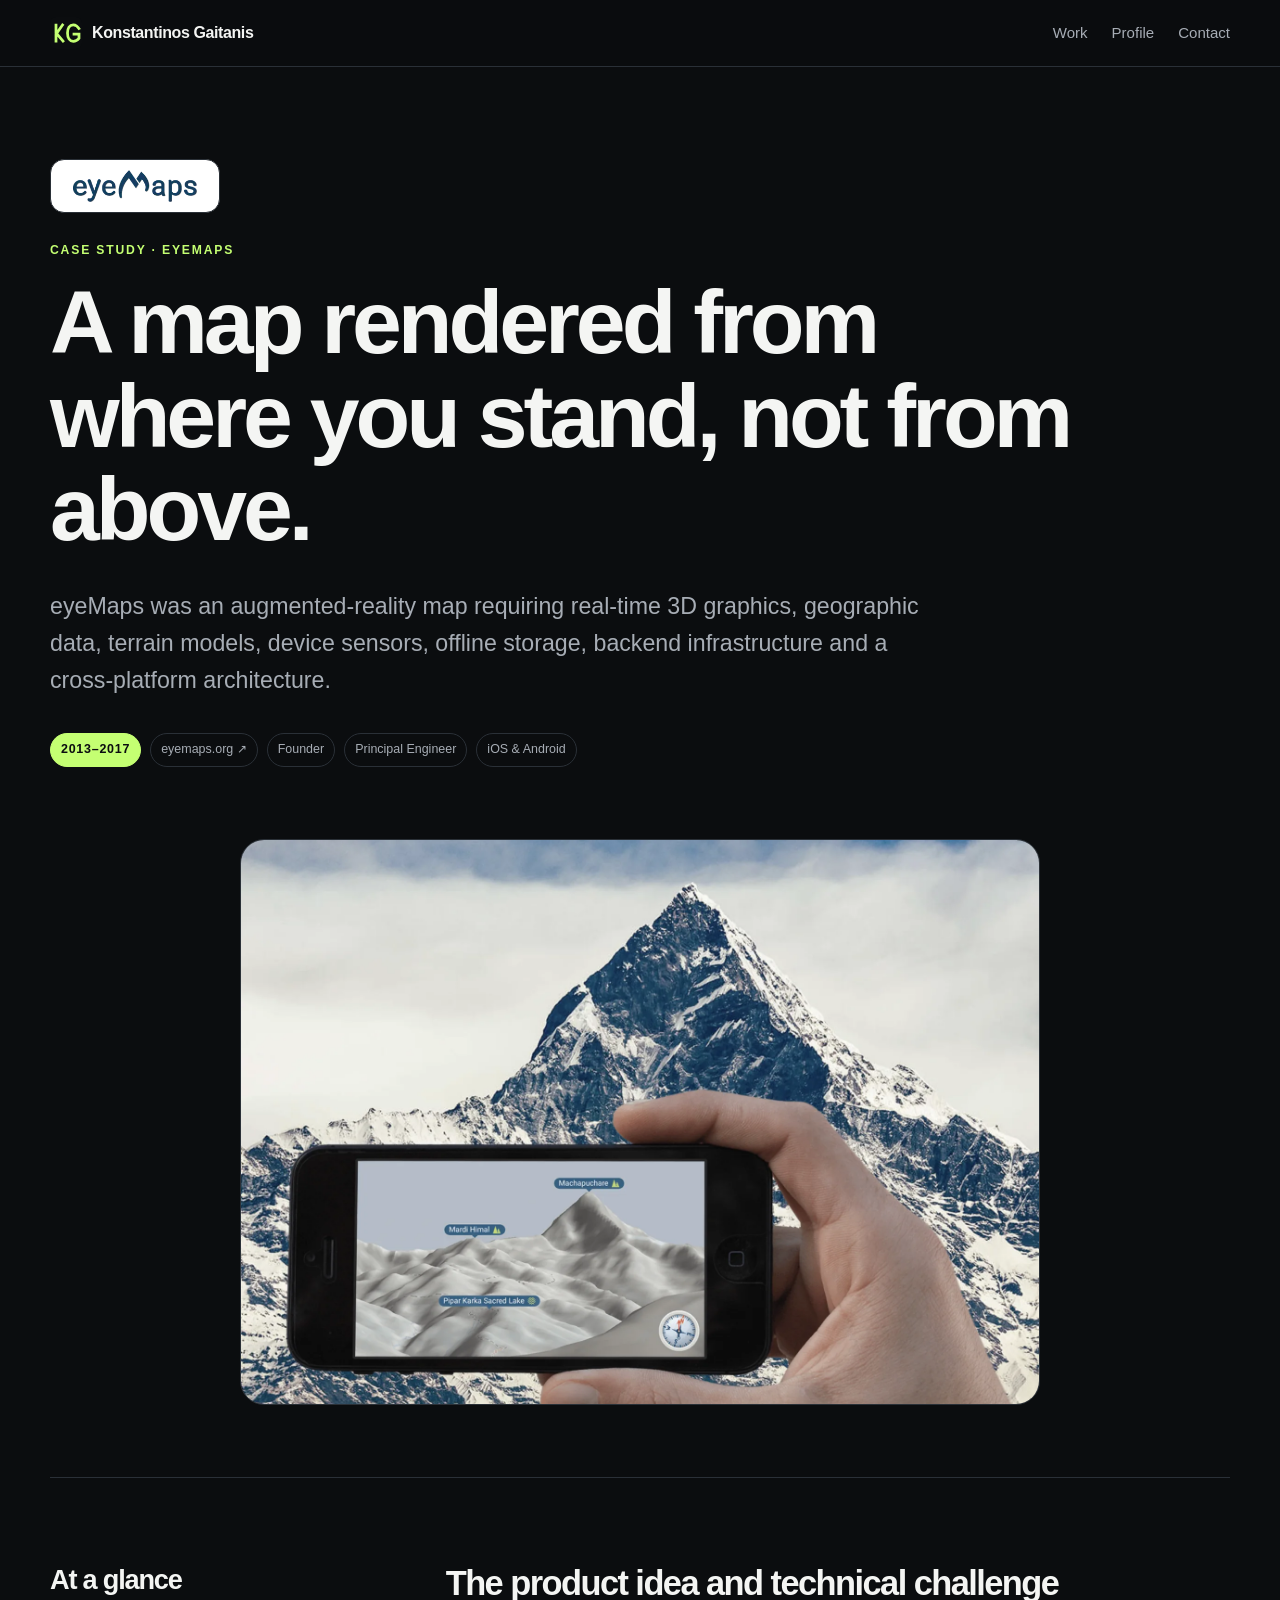
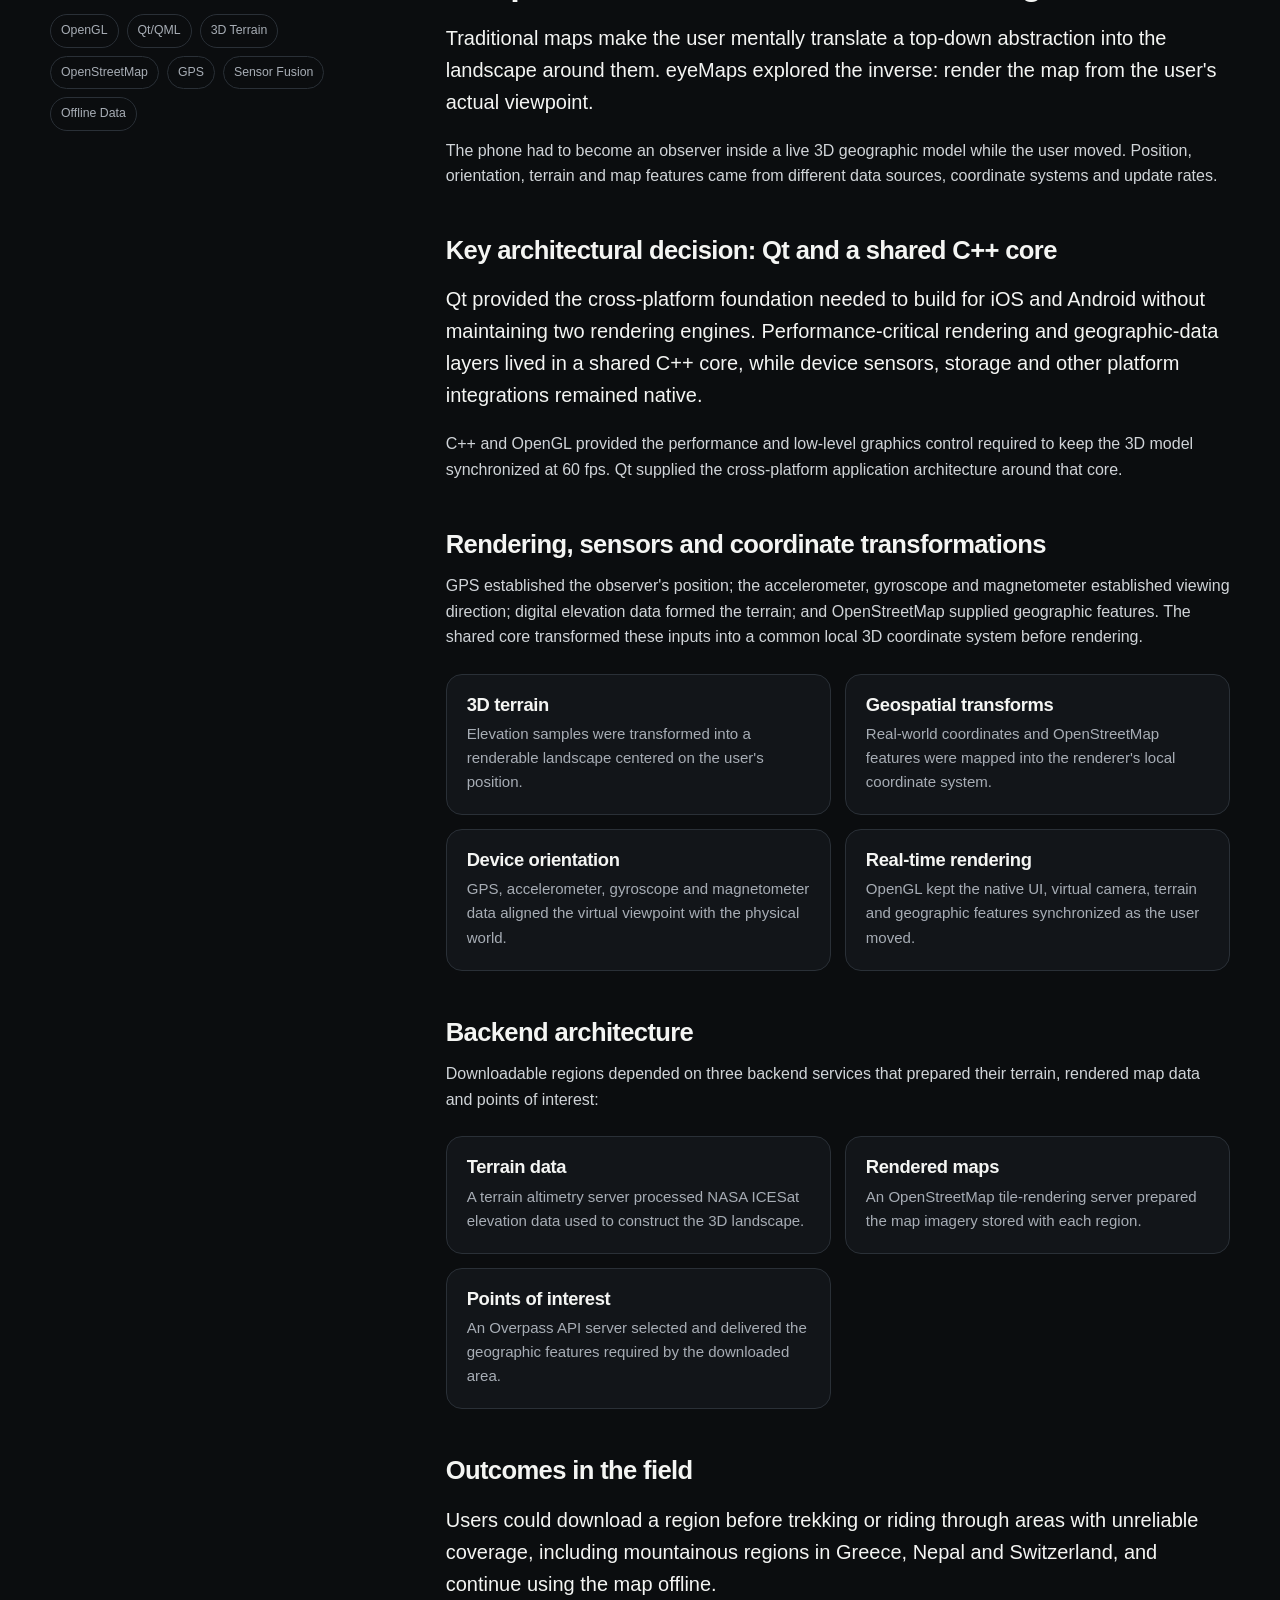
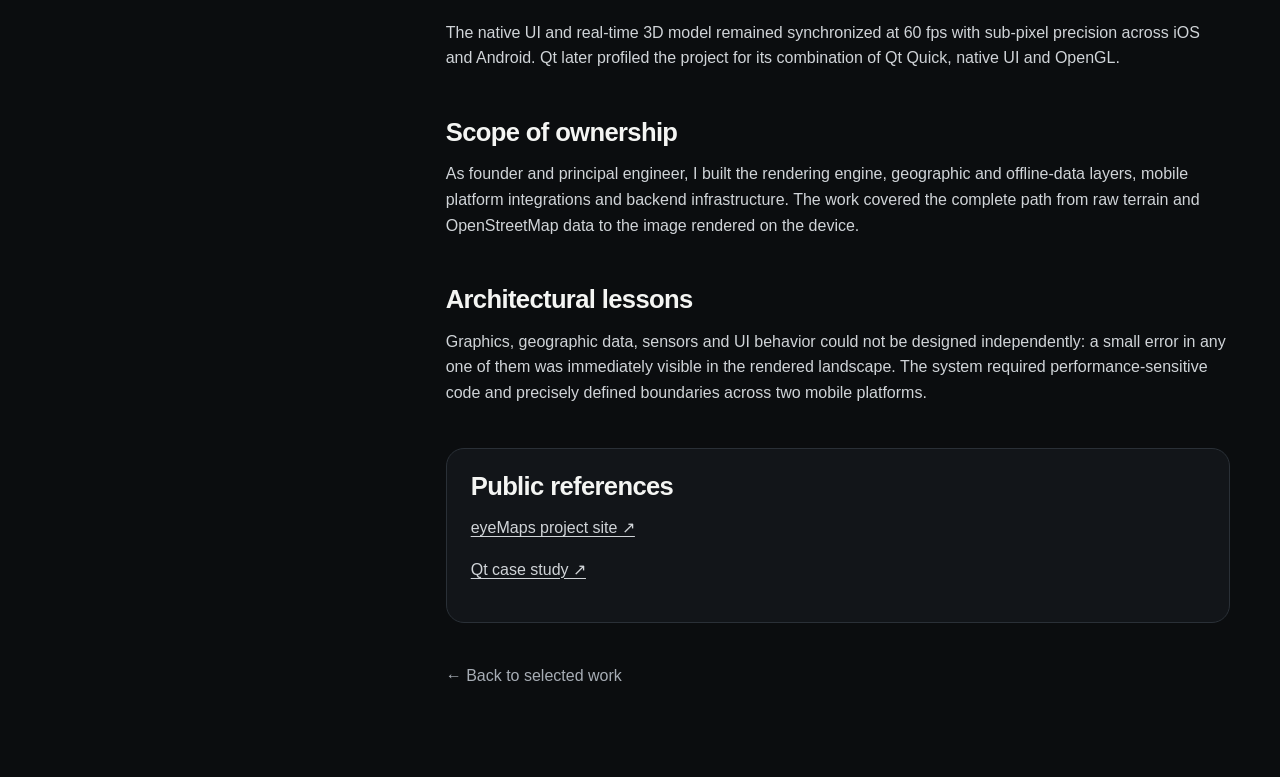
<file: projects/eyemaps.html>
<!doctype html><html lang="en"><head><meta charset="utf-8"><meta name="viewport" content="width=device-width, initial-scale=1"><title>eyeMaps - Konstantinos Gaitanis</title><meta name="description" content="eyeMaps case study - real-time 3D mapping, geospatial data, sensor fusion and mobile graphics."><link rel="icon" href="../assets/images/kg-icon.svg" type="image/svg+xml"><link rel="stylesheet" href="../assets/styles.css"></head><body>
    <header class="site-header"><a class="brand" href="../index.html"><img src="../assets/images/kg-icon.svg" alt="" width="32" height="32">Konstantinos Gaitanis</a><nav><a href="../index.html#work">Work</a><a href="../index.html#profile">Profile</a><a href="../index.html#contact">Contact</a></nav></header>
    <main>
        <section class="shell case-hero"><div class="case-logo case-logo-wide"><img src="../assets/images/logos/eyemaps.webp" alt="eyeMaps logo" width="240" height="62"></div><p class="eyebrow">Case Study · eyeMaps</p><h1>A map rendered from where you stand, not from above.</h1><p class="lede">eyeMaps was an augmented-reality map requiring real-time 3D graphics, geographic data, terrain models, device sensors, offline storage, backend infrastructure and a cross-platform architecture.</p><div class="case-meta"><span class="case-years">2013–2017</span><a href="https://eyemaps.org">eyemaps.org ↗</a><span>Founder</span><span>Principal Engineer</span><span>iOS & Android</span></div></section>

        <section class="shell" style="padding-bottom:72px;">
            <figure class="product-visual eyemaps-hero-visual">
                <img src="../assets/images/eyemaps-hero.webp" alt="eyeMaps hero image showing a phone held in front of a mountain landscape" loading="lazy">
            </figure>
        </section>

        <section class="shell section case-grid">
            <aside class="case-sidebar"><h2>At a glance</h2><div class="tags"><span>OpenGL</span><span>Qt/QML</span><span>3D Terrain</span><span>OpenStreetMap</span><span>GPS</span><span>Sensor Fusion</span><span>Offline Data</span></div></aside>
            <div class="case-copy">
                <h2>The product idea and technical challenge</h2><p class="big">Traditional maps make the user mentally translate a top-down abstraction into the landscape around them. eyeMaps explored the inverse: render the map from the user's actual viewpoint.</p><p>The phone had to become an observer inside a live 3D geographic model while the user moved. Position, orientation, terrain and map features came from different data sources, coordinate systems and update rates.</p>
                <h3>Key architectural decision: Qt and a shared C++ core</h3><p class="big">Qt provided the cross-platform foundation needed to build for iOS and Android without maintaining two rendering engines. Performance-critical rendering and geographic-data layers lived in a shared C++ core, while device sensors, storage and other platform integrations remained native.</p><p>C++ and OpenGL provided the performance and low-level graphics control required to keep the 3D model synchronized at 60 fps. Qt supplied the cross-platform application architecture around that core.</p>
                <h3>Rendering, sensors and coordinate transformations</h3><p>GPS established the observer's position; the accelerometer, gyroscope and magnetometer established viewing direction; digital elevation data formed the terrain; and OpenStreetMap supplied geographic features. The shared core transformed these inputs into a common local 3D coordinate system before rendering.</p><div class="engineering-grid">
                    <div class="engineering-item"><h4>3D terrain</h4><p>Elevation samples were transformed into a renderable landscape centered on the user's position.</p></div>
                    <div class="engineering-item"><h4>Geospatial transforms</h4><p>Real-world coordinates and OpenStreetMap features were mapped into the renderer's local coordinate system.</p></div>
                    <div class="engineering-item"><h4>Device orientation</h4><p>GPS, accelerometer, gyroscope and magnetometer data aligned the virtual viewpoint with the physical world.</p></div>
                    <div class="engineering-item"><h4>Real-time rendering</h4><p>OpenGL kept the native UI, virtual camera, terrain and geographic features synchronized as the user moved.</p></div>
                </div>
                <h3>Backend architecture</h3><p>Downloadable regions depended on three backend services that prepared their terrain, rendered map data and points of interest:</p><div class="engineering-grid">
                    <div class="engineering-item"><h4>Terrain data</h4><p>A terrain altimetry server processed NASA ICESat elevation data used to construct the 3D landscape.</p></div>
                    <div class="engineering-item"><h4>Rendered maps</h4><p>An OpenStreetMap tile-rendering server prepared the map imagery stored with each region.</p></div>
                    <div class="engineering-item"><h4>Points of interest</h4><p>An Overpass API server selected and delivered the geographic features required by the downloaded area.</p></div>
                </div>
                <h3>Outcomes in the field</h3><p class="big">Users could download a region before trekking or riding through areas with unreliable coverage, including mountainous regions in Greece, Nepal and Switzerland, and continue using the map offline.</p><p>The native UI and real-time 3D model remained synchronized at 60 fps with sub-pixel precision across iOS and Android. Qt later profiled the project for its combination of Qt Quick, native UI and OpenGL.</p>
                <h3>Scope of ownership</h3><p>As founder and principal engineer, I built the rendering engine, geographic and offline-data layers, mobile platform integrations and backend infrastructure. The work covered the complete path from raw terrain and OpenStreetMap data to the image rendered on the device.</p>
                <h3>Architectural lessons</h3><p>Graphics, geographic data, sensors and UI behavior could not be designed independently: a small error in any one of them was immediately visible in the rendered landscape. The system required performance-sensitive code and precisely defined boundaries across two mobile platforms.</p>
                <div class="evidence"><h3>Public references</h3><p><a href="https://eyemaps.org">eyeMaps project site ↗</a></p><p><a href="https://www.qt.io/development/eyemaps-built-with-qt">Qt case study ↗</a></p></div>
                <a class="back-link" href="../index.html#work">← Back to selected work</a>
            </div></section></main></body></html>
</file>
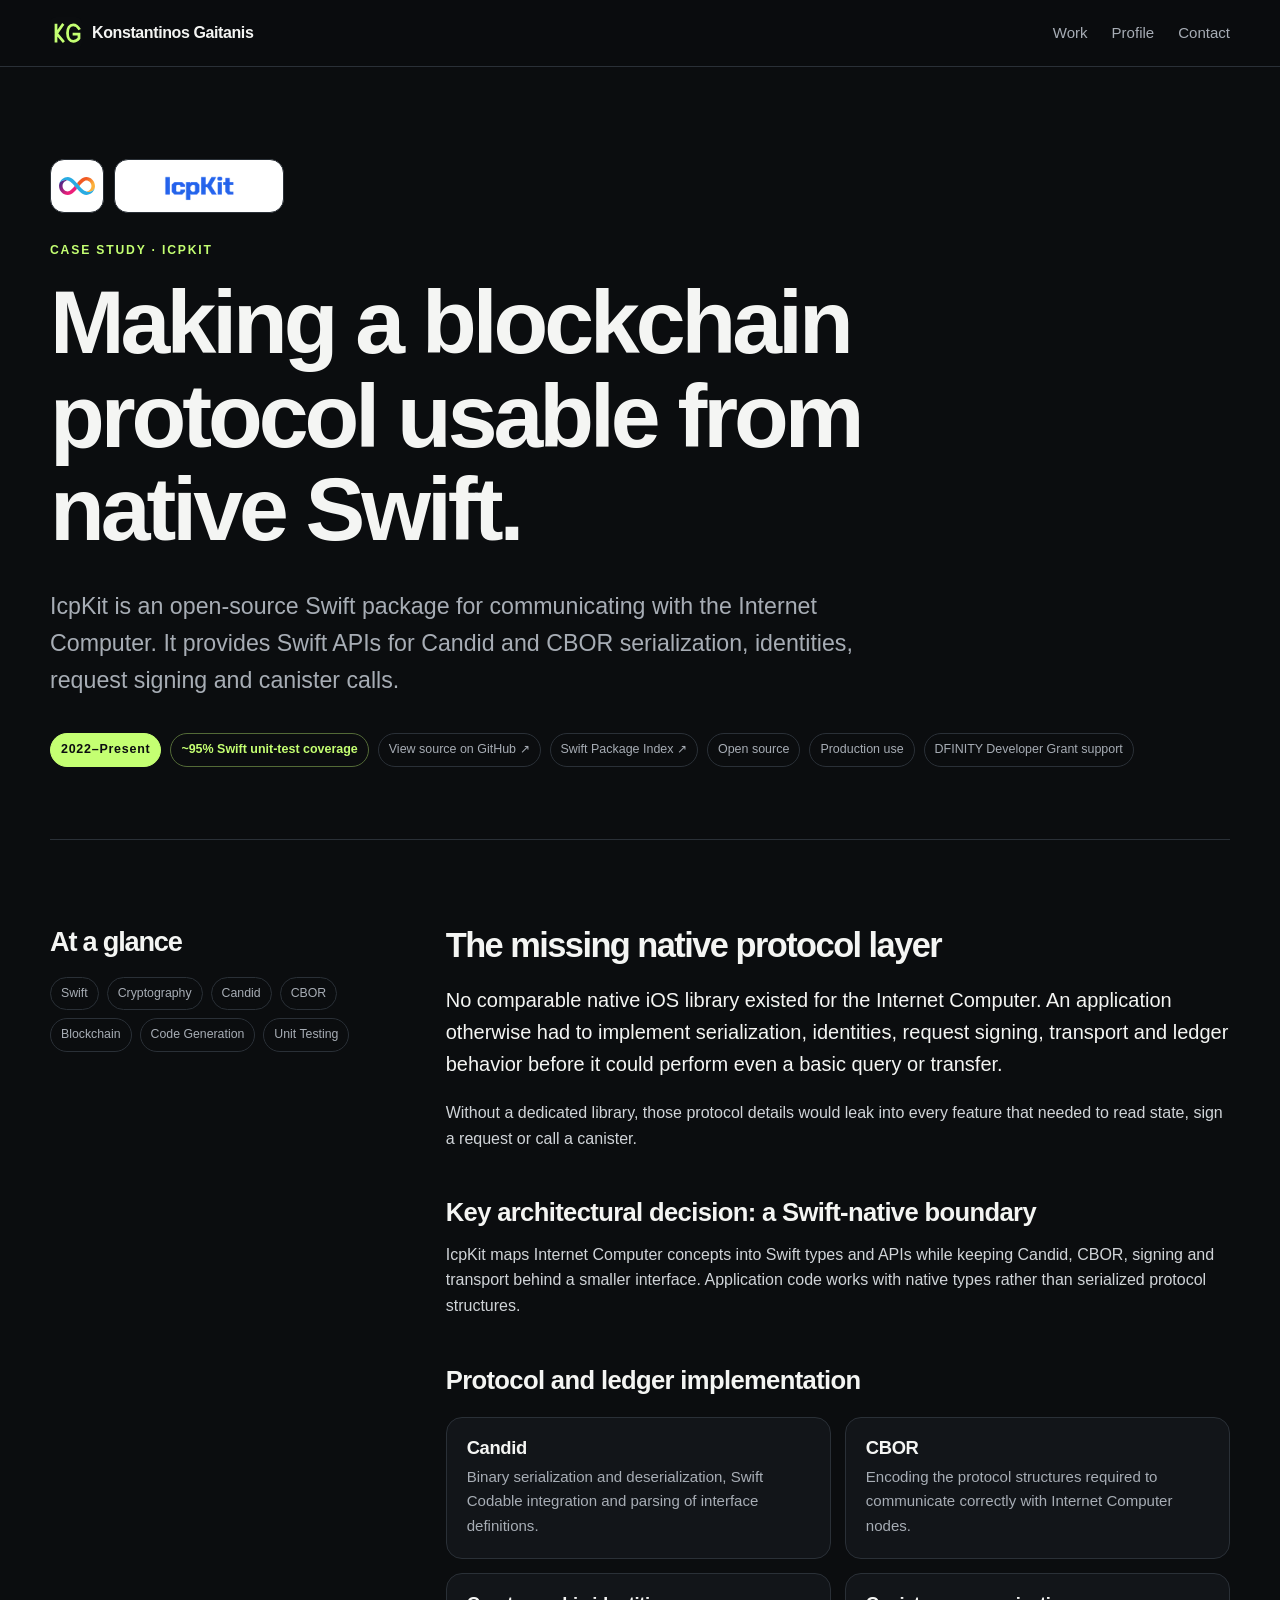
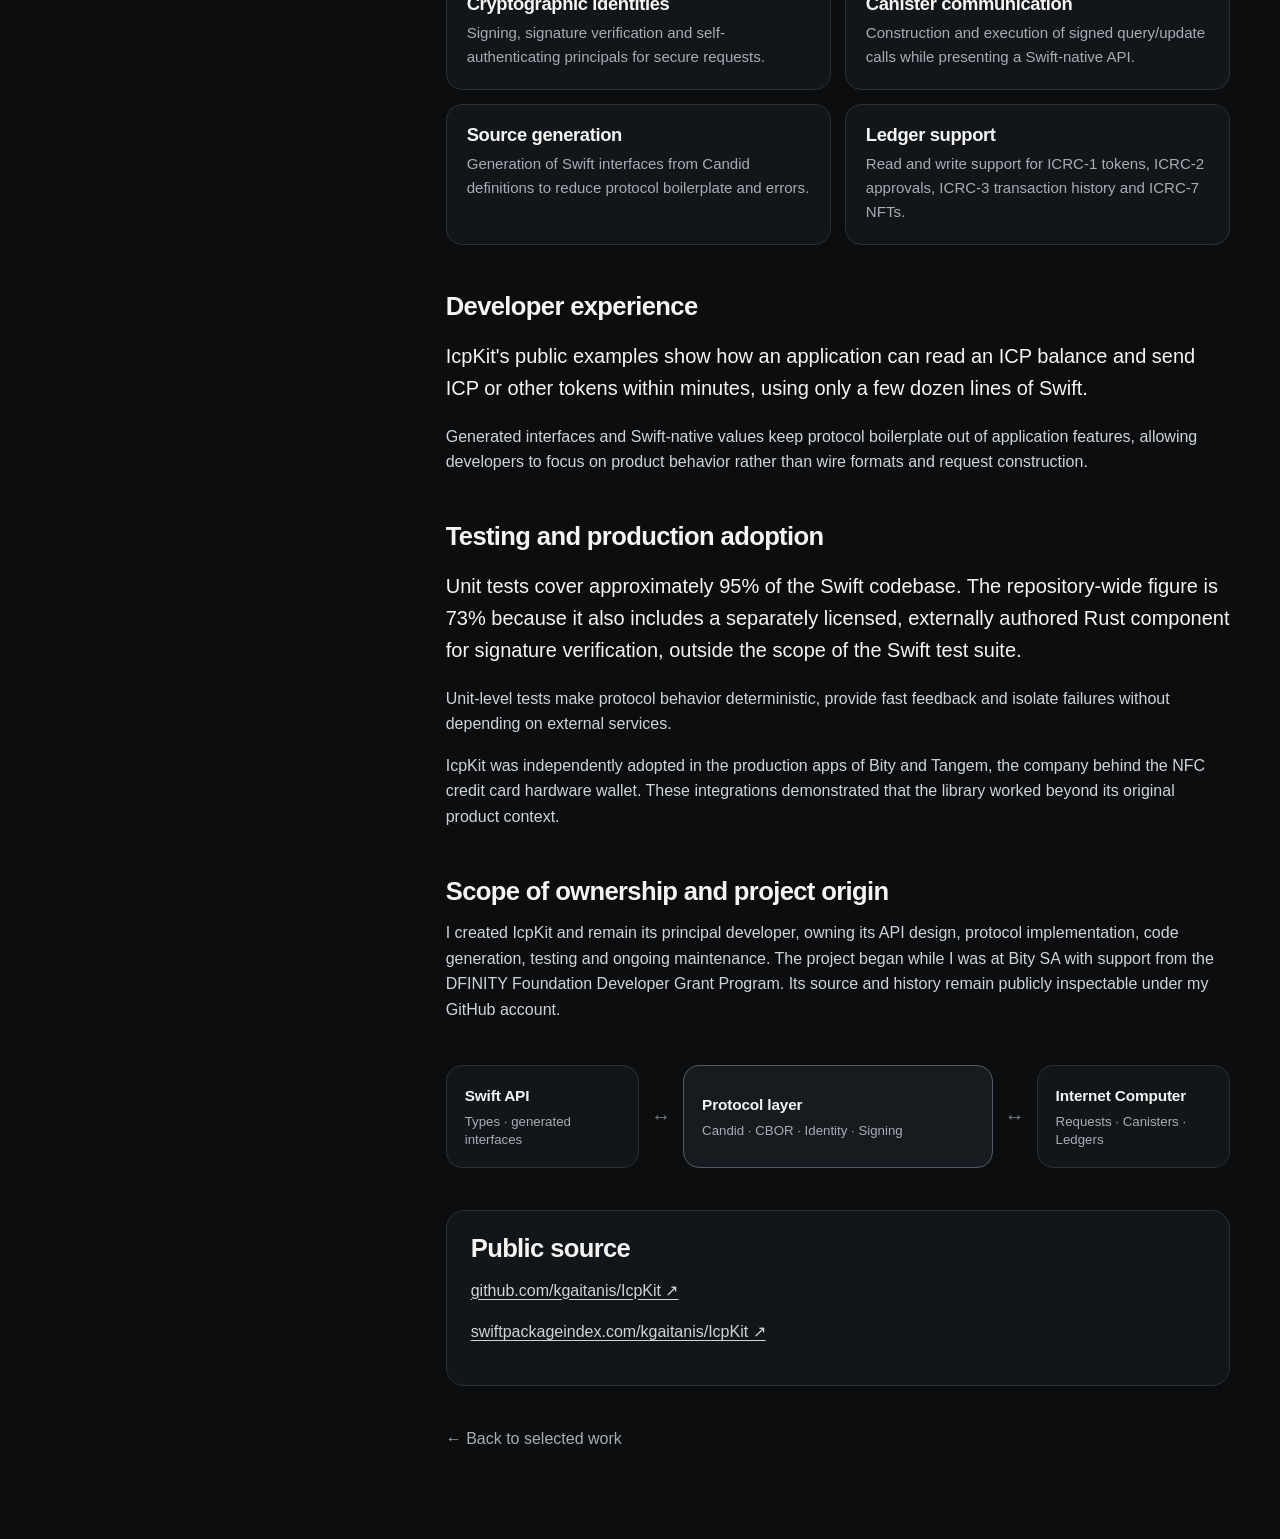
<file: projects/icpkit.html>
<!doctype html>
<html lang="en"><head><meta charset="utf-8"><meta name="viewport" content="width=device-width, initial-scale=1"><title>IcpKit - Konstantinos Gaitanis</title><meta name="description" content="IcpKit case study - native Swift protocol and cryptography engineering for the Internet Computer."><link rel="icon" href="../assets/images/kg-icon.svg" type="image/svg+xml"><link rel="stylesheet" href="../assets/styles.css"></head><body>
<header class="site-header"><a class="brand" href="../index.html"><img src="../assets/images/kg-icon.svg" alt="" width="32" height="32">Konstantinos Gaitanis</a><nav><a href="../index.html#work">Work</a><a href="../index.html#profile">Profile</a><a href="../index.html#contact">Contact</a></nav></header>
<main>
<section class="shell case-hero"><div class="case-logo-row"><div class="case-logo"><img src="../assets/images/logos/internet-computer.svg" alt="Internet Computer logo" width="120" height="60"></div><div class="case-logo case-logo-wide"><img src="../assets/images/logos/icpkit.webp" alt="IcpKit logo" width="236" height="86"></div></div><p class="eyebrow">Case Study · IcpKit</p><h1>Making a blockchain protocol usable from native Swift.</h1><p class="lede">IcpKit is an open-source Swift package for communicating with the Internet Computer. It provides Swift APIs for Candid and CBOR serialization, identities, request signing and canister calls.</p><div class="case-meta"><span class="case-years">2022–Present</span><span class="case-proof">~95% Swift unit-test coverage</span><a href="https://github.com/kgaitanis/IcpKit">View source on GitHub ↗</a><a href="https://swiftpackageindex.com/kgaitanis/IcpKit">Swift Package Index ↗</a><span>Open source</span><span>Production use</span><span>DFINITY Developer Grant support</span></div></section>
<section class="shell section case-grid">
  <aside class="case-sidebar"><h2>At a glance</h2><div class="tags"><span>Swift</span><span>Cryptography</span><span>Candid</span><span>CBOR</span><span>Blockchain</span><span>Code Generation</span><span>Unit Testing</span></div></aside>
  <div class="case-copy">
    <h2>The missing native protocol layer</h2>
    <p class="big">No comparable native iOS library existed for the Internet Computer. An application otherwise had to implement serialization, identities, request signing, transport and ledger behavior before it could perform even a basic query or transfer.</p>
    <p>Without a dedicated library, those protocol details would leak into every feature that needed to read state, sign a request or call a canister.</p>

    <h3>Key architectural decision: a Swift-native boundary</h3>
    <p>IcpKit maps Internet Computer concepts into Swift types and APIs while keeping Candid, CBOR, signing and transport behind a smaller interface. Application code works with native types rather than serialized protocol structures.</p>

    <h3>Protocol and ledger implementation</h3>
    <div class="engineering-grid">
      <div class="engineering-item"><h4>Candid</h4><p>Binary serialization and deserialization, Swift Codable integration and parsing of interface definitions.</p></div>
      <div class="engineering-item"><h4>CBOR</h4><p>Encoding the protocol structures required to communicate correctly with Internet Computer nodes.</p></div>
      <div class="engineering-item"><h4>Cryptographic identities</h4><p>Signing, signature verification and self-authenticating principals for secure requests.</p></div>
      <div class="engineering-item"><h4>Canister communication</h4><p>Construction and execution of signed query/update calls while presenting a Swift-native API.</p></div>
      <div class="engineering-item"><h4>Source generation</h4><p>Generation of Swift interfaces from Candid definitions to reduce protocol boilerplate and errors.</p></div>
      <div class="engineering-item"><h4>Ledger support</h4><p>Read and write support for ICRC-1 tokens, ICRC-2 approvals, ICRC-3 transaction history and ICRC-7 NFTs.</p></div>
    </div>

    <h3>Developer experience</h3>
    <p class="big">IcpKit's public examples show how an application can read an ICP balance and send ICP or other tokens within minutes, using only a few dozen lines of Swift.</p><p>Generated interfaces and Swift-native values keep protocol boilerplate out of application features, allowing developers to focus on product behavior rather than wire formats and request construction.</p>

    <h3>Testing and production adoption</h3>
    <p class="big">Unit tests cover approximately 95% of the Swift codebase. The repository-wide figure is 73% because it also includes a separately licensed, externally authored Rust component for signature verification, outside the scope of the Swift test suite.</p>
    <p>Unit-level tests make protocol behavior deterministic, provide fast feedback and isolate failures without depending on external services.</p><p>IcpKit was independently adopted in the production apps of Bity and Tangem, the company behind the NFC credit card hardware wallet. These integrations demonstrated that the library worked beyond its original product context.</p>

    <h3>Scope of ownership and project origin</h3>
    <p>I created IcpKit and remain its principal developer, owning its API design, protocol implementation, code generation, testing and ongoing maintenance. The project began while I was at Bity SA with support from the DFINITY Foundation Developer Grant Program. Its source and history remain publicly inspectable under my GitHub account.</p>

    <div class="architecture-flow protocol-flow" aria-label="Bidirectional IcpKit protocol flow"><div><strong>Swift API</strong><span>Types · generated interfaces</span></div><b>↔</b><div class="core"><strong>Protocol layer</strong><span>Candid · CBOR · Identity · Signing</span></div><b>↔</b><div><strong>Internet Computer</strong><span>Requests · Canisters · Ledgers</span></div></div><div class="evidence"><h3>Public source</h3><p><a href="https://github.com/kgaitanis/IcpKit">github.com/kgaitanis/IcpKit ↗</a></p><p><a href="https://swiftpackageindex.com/kgaitanis/IcpKit">swiftpackageindex.com/kgaitanis/IcpKit ↗</a></p></div>
    <a class="back-link" href="../index.html#work">← Back to selected work</a>
  </div>
</section></main>
</body></html>
</file>
<file: assets/styles.css>
:root {
  --bg: #0b0d0f;
  --panel: #121519;
  --panel-2: #171b20;
  --text: #f4f5f3;
  --muted: #a7adb5;
  --quiet: #747c86;
  --line: #2a3037;
  --accent: #c4ff72;
  --max: 1180px;
}
* { box-sizing: border-box; }
.visually-hidden {
  position: absolute; width: 1px; height: 1px; padding: 0; margin: -1px;
  overflow: hidden; clip: rect(0, 0, 0, 0); white-space: nowrap; border: 0;
}
html { scroll-behavior: smooth; }
body {
  margin: 0;
  background: var(--bg);
  color: var(--text);
  font-family: Inter, ui-sans-serif, -apple-system, BlinkMacSystemFont, "Segoe UI", sans-serif;
  line-height: 1.6;
}
a { color: inherit; text-decoration: none; }
a:focus-visible, button:focus-visible { outline: 2px solid var(--accent); outline-offset: 4px; }
.shell { width: min(calc(100% - 40px), var(--max)); margin: 0 auto; }
.site-header {
  position: sticky; top: 0; z-index: 20;
  display: flex; justify-content: space-between; align-items: center;
  padding: 17px max(20px, calc((100vw - var(--max)) / 2));
  background: color-mix(in srgb, var(--bg) 88%, transparent);
  backdrop-filter: blur(16px);
  border-bottom: 1px solid var(--line);
}
.brand { display: inline-flex; align-items: center; gap: 10px; font-weight: 750; letter-spacing: -0.025em; }
.brand img { display: block; width: 32px; height: 32px; flex: 0 0 auto; }
nav { display: flex; align-items: center; gap: 24px; color: var(--muted); font-size: .94rem; }
nav a:hover, .footer a:hover { color: var(--text); }
.hero { padding: 112px 0 100px; }
.eyebrow {
  color: var(--accent); font-size: .76rem; text-transform: uppercase;
  letter-spacing: .15em; font-weight: 750; margin: 0 0 16px;
}
h1, h2, h3, h4 { margin: 0; line-height: 1.04; letter-spacing: -0.045em; }
h1 { max-width: 1060px; font-size: clamp(3rem, 7vw, 6.7rem); }
h2 { font-size: clamp(2.15rem, 4.4vw, 4.35rem); }
h3 { font-size: clamp(1.9rem, 3vw, 3.05rem); }
h4 { font-size: 1.15rem; letter-spacing: -.02em; }
.lede { max-width: 850px; color: var(--muted); font-size: clamp(1.12rem, 2vw, 1.45rem); margin: 32px 0 0; }
.hero-actions { display: flex; gap: 12px; margin-top: 34px; flex-wrap: wrap; }
.button { border: 1px solid var(--line); border-radius: 999px; padding: 11px 17px; font-weight: 650; }
.button:hover { border-color: #48515c; }
.button.primary { background: var(--text); color: var(--bg); border-color: var(--text); }
.button.primary:hover { background: var(--accent); border-color: var(--accent); }
.section { padding: 88px 0; border-top: 1px solid var(--line); }
.section-heading { display: grid; gap: 10px; max-width: 900px; margin-bottom: 42px; }
.section-heading p:last-child { color: var(--muted); max-width: 760px; font-size: 1.08rem; }
.project-grid { display: grid; grid-template-columns: repeat(2, minmax(0, 1fr)); grid-auto-rows: 1fr; gap: 16px; }
.project-card {
  min-height: 410px; padding: 30px; border: 1px solid var(--line); border-radius: 24px;
  background: var(--panel); display: flex; flex-direction: column; justify-content: space-between; gap: 26px;
  transition: transform .18s ease, border-color .18s ease;
}
.project-card:hover { transform: translateY(-2px); border-color: #3d4650; }
.project-card.hero-project { background: linear-gradient(135deg, var(--panel-2), var(--panel)); }
.project-card.current { grid-column: span 12; min-height: 270px; display: grid; grid-template-columns: 1.4fr 1fr; align-items: end; opacity: .9; }
.project-index, .project-role, .kicker { color: var(--muted); }
.project-index { font-size: .78rem; letter-spacing: .13em; margin: 0 0 28px; }
.project-title { display: flex; align-items: center; gap: 14px; }
.project-card:hover .project-title h3,
.project-card:hover .text-link,
.project-card:focus-visible .project-title h3,
.project-card:focus-visible .text-link { color: var(--accent); }
.project-title-stacked { align-items: flex-start; flex-direction: column; gap: 10px; }
.project-title-logos { display: flex; align-items: center; gap: 6px; flex: 0 0 auto; }
.project-title-logo {
  display: block; width: 42px; height: 42px;
  object-fit: contain;
}
.project-title-logo-wide { width: 112px; }
.project-role { margin: 12px 0; }
.project-years {
  display: inline-block; margin-left: 8px; color: var(--quiet);
  font-size: .78rem; letter-spacing: .06em;
}
.project-summary { max-width: 730px; font-size: 1.1rem; color: #d2d5d8; }
.tags { display: flex; gap: 8px; flex-wrap: wrap; }
.tags span { border: 1px solid var(--line); color: var(--muted); border-radius: 999px; padding: 6px 10px; font-size: .77rem; }
.text-link { font-weight: 700; }
.muted { color: var(--muted); }
.proof-strip {
  display: grid; grid-template-columns: repeat(4, 1fr); gap: 1px;
  border: 1px solid var(--line); border-radius: 22px; overflow: hidden; background: var(--line);
}
.proof { background: var(--panel); padding: 24px; }
.proof strong { display: block; font-size: 1.45rem; letter-spacing: -.03em; }
.proof span { color: var(--muted); font-size: .9rem; }
.profile { display: grid; grid-template-columns: .85fr 1.15fr; gap: 90px; }
.profile-copy { font-size: 1.18rem; color: #d3d6da; }
.profile-copy p:first-child { margin-top: 0; }
.principles { display: grid; grid-template-columns: repeat(3, 1fr); gap: 16px; margin-top: 38px; }
.principle { border-top: 1px solid var(--line); padding-top: 20px; }
.principle p { color: var(--muted); margin-bottom: 0; }
.engineering .section-heading { margin-bottom: 30px; }
.technology-list {
  display: flex; flex-wrap: wrap; gap: 10px;
  margin: 0; padding: 0; list-style: none;
}
.technology-list li {
  border: 1px solid var(--line); border-radius: 999px;
  background: var(--panel); padding: 9px 14px;
  color: #d2d5d8; font-size: .9rem; font-weight: 650;
}
.contact p:not(.eyebrow) { color: var(--muted); }
.contact h2 { max-width: 940px; margin: 14px 0 28px; }
.contact-links { display: flex; gap: 18px; flex-wrap: wrap; }
.small { font-size: .9rem; max-width: 720px; }
.footer { padding: 38px 0 54px; color: var(--quiet); font-size: .84rem; display: flex; justify-content: space-between; gap: 20px; }

/* Case studies */
.case-hero { padding: 92px 0 72px; }
.case-logo {
  width: 54px; height: 54px; margin-bottom: 28px; padding: 8px;
  display: flex; align-items: center; justify-content: center;
  border: 1px solid var(--line); border-radius: 14px; background: #fff;
}
.case-logo img { display: block; width: 100%; height: 100%; object-fit: contain; }
.case-logo-wide { width: 170px; padding: 10px 14px; }
.case-logo-wordmark { width: 170px; height: auto; padding: 0; border: 0; border-radius: 0; background: transparent; }
.case-logo-row { display: flex; align-items: center; gap: 10px; margin-bottom: 28px; }
.case-logo-row .case-logo { margin-bottom: 0; }
.case-hero h1 { max-width: 1060px; }
.case-hero .lede { max-width: 880px; }
.case-meta { margin-top: 34px; display: flex; flex-wrap: wrap; gap: 9px; }
.case-meta span, .case-meta a { border: 1px solid var(--line); color: var(--muted); border-radius: 999px; padding: 6px 10px; font-size: .78rem; }
.case-meta .case-years {
  color: var(--bg); background: var(--accent); border-color: var(--accent);
  font-weight: 800; letter-spacing: .06em;
}
.case-meta .case-proof { color: var(--accent); border-color: #536a37; font-weight: 750; }
.case-meta a:hover { color: var(--text); border-color: #48515c; }
.case-grid { display: grid; grid-template-columns: minmax(210px, .8fr) minmax(0, 2fr); gap: 82px; }
.case-grid > * { min-width: 0; }
.case-sidebar { position: sticky; top: 95px; align-self: start; }
.case-sidebar h2 { font-size: 1.7rem; }
.case-sidebar .tags { margin-top: 20px; }
.case-copy { max-width: 790px; }
.case-copy h2 { font-size: 2.15rem; margin: 0 0 20px; }
.case-copy h3 { margin-top: 48px; font-size: 1.6rem; letter-spacing: -0.025em; }
.case-copy p, .case-copy li { color: #d0d4d8; }
.case-copy ul { padding-left: 20px; }
.case-copy li + li { margin-top: 7px; }
.case-copy .big { font-size: 1.25rem; color: var(--text); }
.case-copy .note { border-left: 2px solid var(--accent); padding-left: 18px; color: var(--muted); }
.case-copy .evidence { margin-top: 42px; padding: 24px; border: 1px solid var(--line); border-radius: 18px; background: var(--panel); }
.case-copy .evidence h3 { margin-top: 0; }
.case-copy .evidence a { text-decoration: underline; text-underline-offset: 3px; }
.case-copy .evidence a:hover { color: var(--accent); }
.engineering-grid { display: grid; grid-template-columns: repeat(2, 1fr); gap: 14px; margin: 24px 0; }
.engineering-item { border: 1px solid var(--line); border-radius: 16px; padding: 20px; background: var(--panel); }
.engineering-item h4 { margin-bottom: 8px; }
.engineering-item p { margin: 0; color: var(--muted); font-size: .94rem; }
.back-link { display: inline-block; color: var(--muted); margin-top: 40px; }
.back-link:hover { color: var(--accent); }

@media (max-width: 900px) {
  .project-grid { grid-template-columns: 1fr; grid-auto-rows: auto; }
  .project-card.hero-project, .project-card.side-project, .project-card { min-height: 390px; }
  .project-card.current { grid-template-columns: 1fr; min-height: 360px; }
  .proof-strip { grid-template-columns: repeat(2, 1fr); }
  .profile { grid-template-columns: 1fr; gap: 38px; }
  .principles { grid-template-columns: 1fr; }
  .case-grid { grid-template-columns: 1fr; gap: 42px; }
  .case-sidebar { position: static; }
}
@media (max-width: 680px) {
  nav { display: none; }
  .hero { padding: 76px 0 66px; }
  .section { padding: 62px 0; }
  .proof-strip { grid-template-columns: 1fr; }
  .engineering-grid { grid-template-columns: 1fr; }
  .footer { flex-direction: column; }
}


/* Visual evidence and architecture diagrams */
.visual-strip { display:grid; grid-template-columns:1.45fr 1fr; gap:16px; padding-bottom:72px; }
.product-visual { margin:0; min-height:300px; border:1px solid var(--line); border-radius:24px; overflow:hidden; background:var(--panel); display:flex; align-items:center; justify-content:center; }
.product-visual img { display:block; width:100%; height:100%; min-height:300px; object-fit:cover; }
.bity-visuals { grid-template-columns:repeat(2,minmax(0,1fr)); max-width:900px; }
.bity-visuals .product-visual { min-height:480px; }
.bity-visuals .product-visual img { min-height:480px; object-fit:contain; background:#f4f5f3; }
.bity-evolution { justify-content: center; }
.architecture-flow { display:grid; grid-template-columns:1fr auto 1.6fr auto 1fr; align-items:stretch; gap:12px; margin:30px 0; }
.architecture-flow > div { border:1px solid var(--line); border-radius:16px; padding:18px; background:var(--panel); display:flex; flex-direction:column; justify-content:center; }
.architecture-flow > div.core { border-color:#4e5b68; background:var(--panel-2); }
.architecture-flow strong { font-size:.96rem; letter-spacing:-.01em; }
.architecture-flow span { color:var(--muted); font-size:.83rem; margin-top:5px; line-height:1.35; }
.architecture-flow b { align-self:center; color:var(--quiet); font-size:1.25rem; }
.protocol-flow { margin-top:42px; }
@media (max-width:760px) { .visual-strip,.bity-visuals { grid-template-columns:1fr; padding-bottom:48px; } .bity-visuals .product-visual,.bity-visuals .product-visual img { min-height:360px; } .bity-evolution { justify-content: flex-start !important; } .architecture-flow { grid-template-columns:1fr; } .architecture-flow b { transform:rotate(90deg); justify-self:center; } }

/* eyeMaps hero: preserve the full source image at its natural aspect ratio. */
.eyemaps-hero-visual {
  min-height: 0;
  display: block;
  width: 100%;
  max-width: 800px;
  margin-inline: auto;
}
.eyemaps-hero-visual img {
  display: block;
  width: 100%;
  height: auto;
  min-height: 0;
  object-fit: contain;
}
</file>
